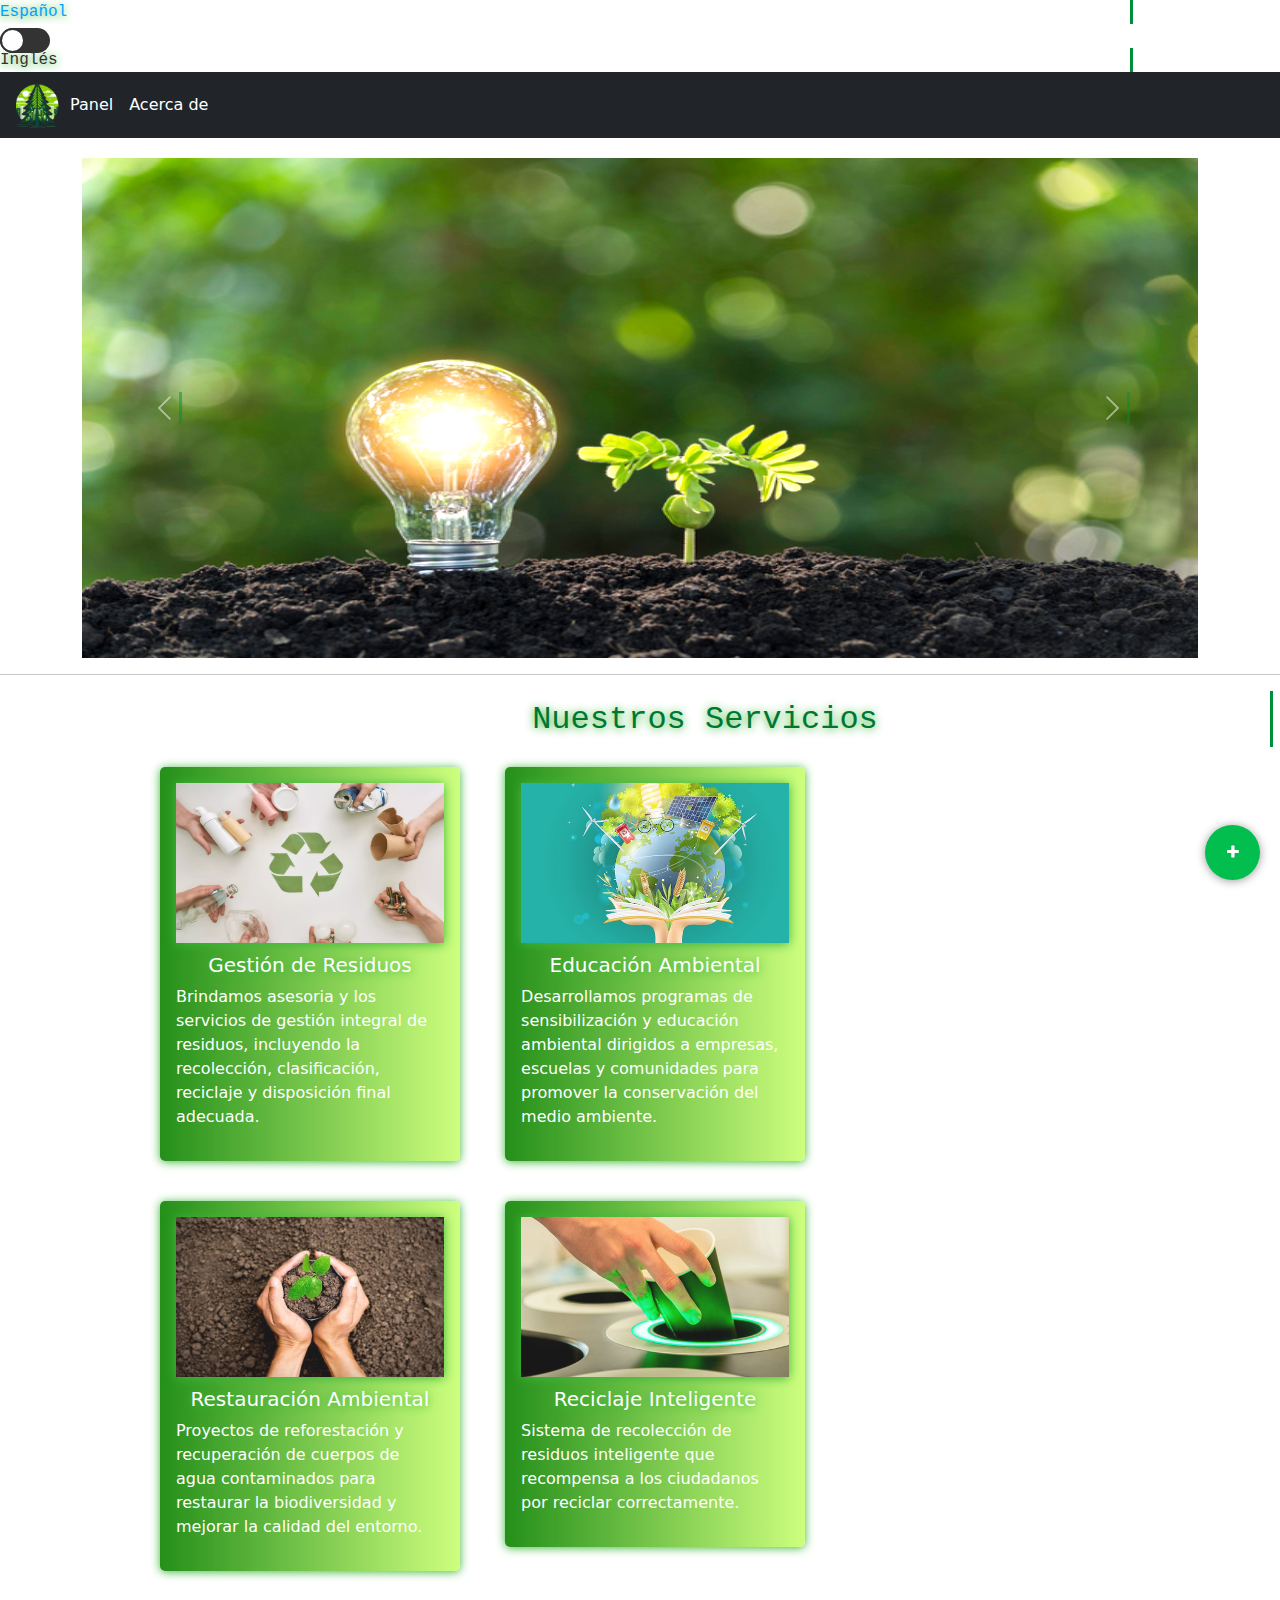
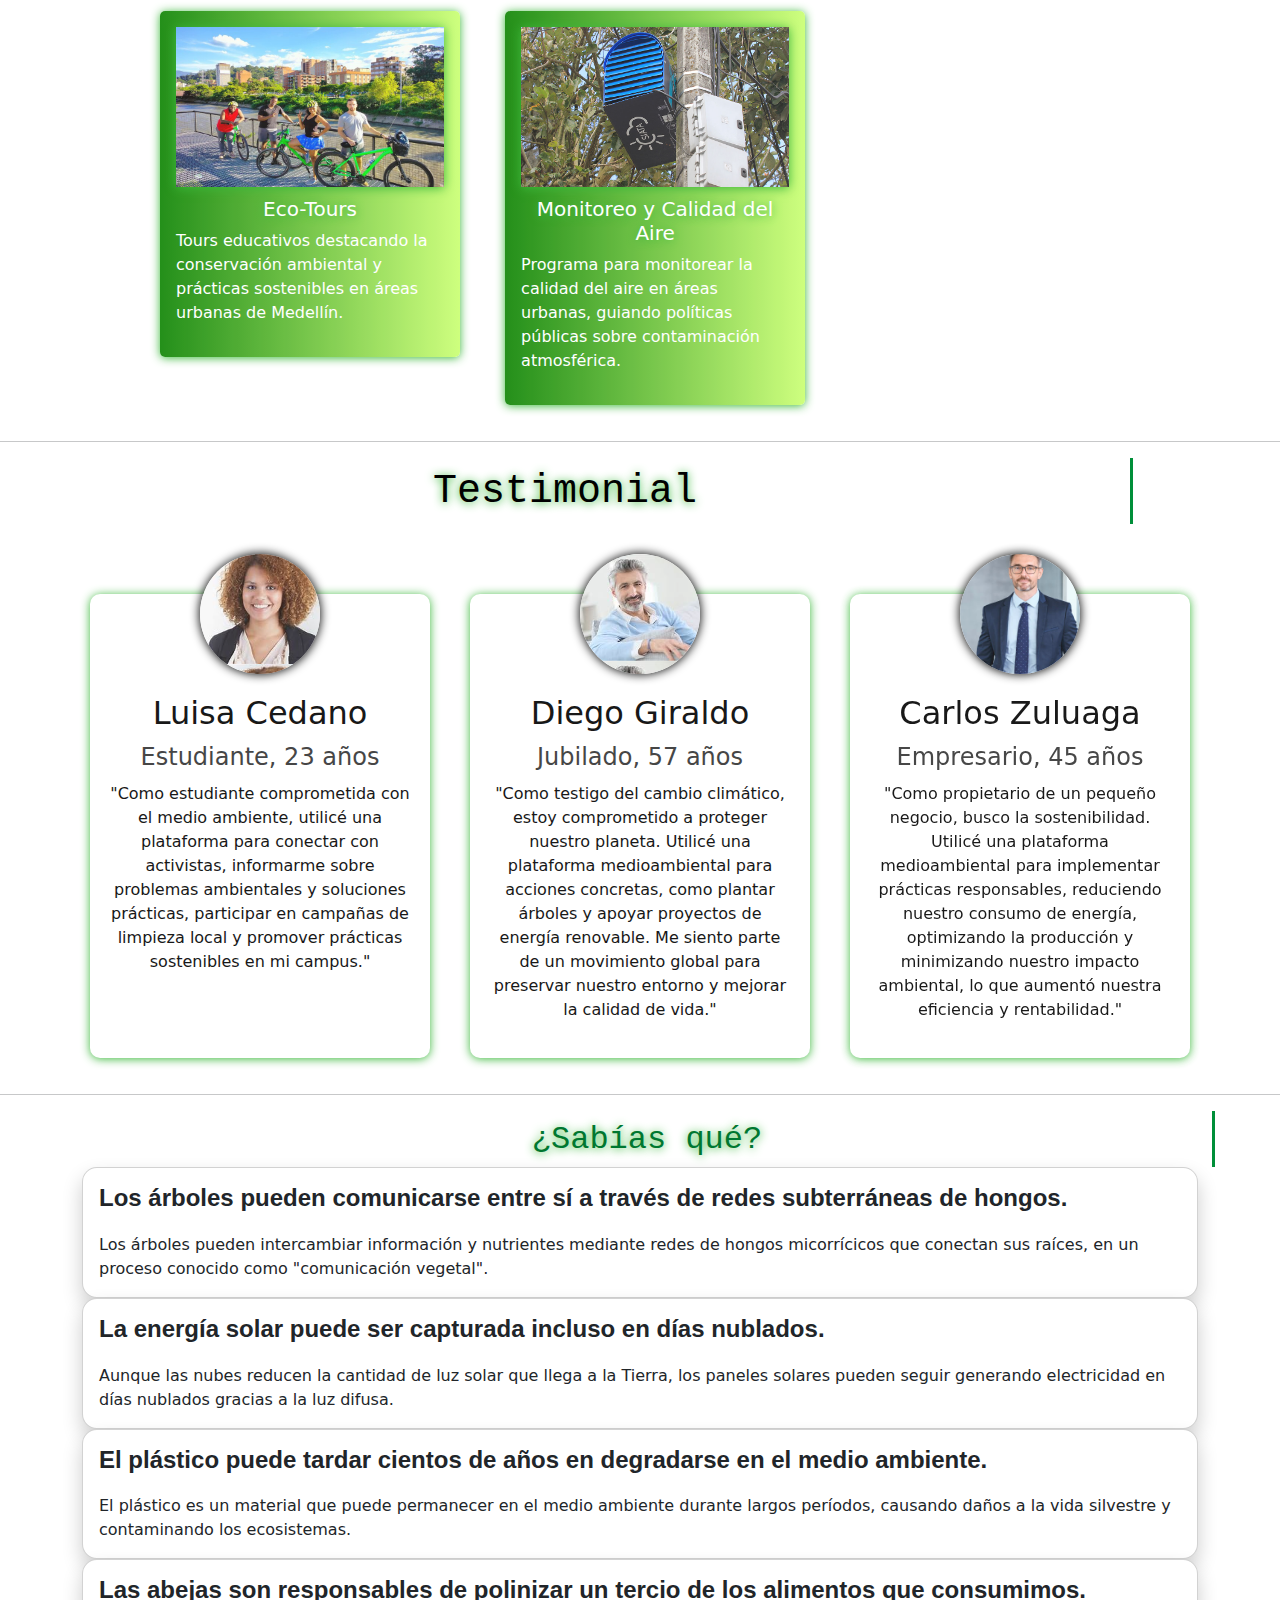
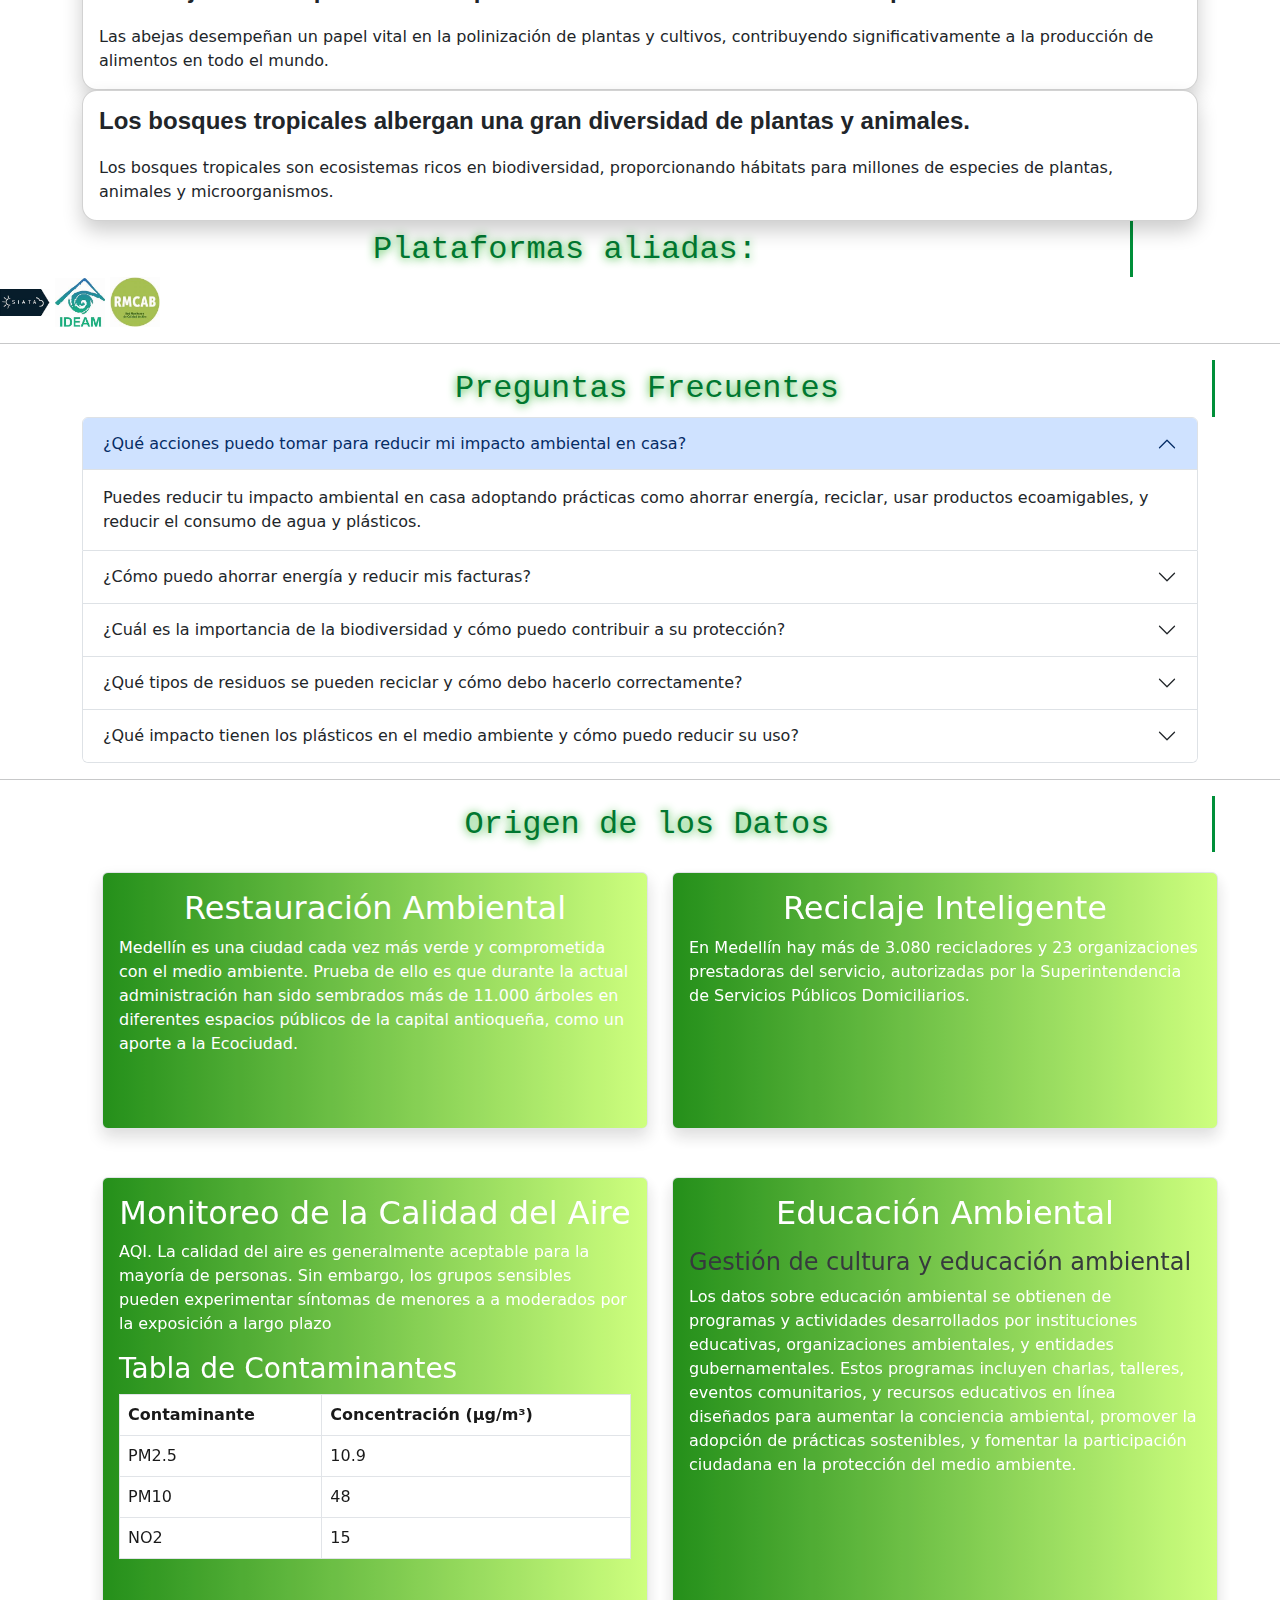
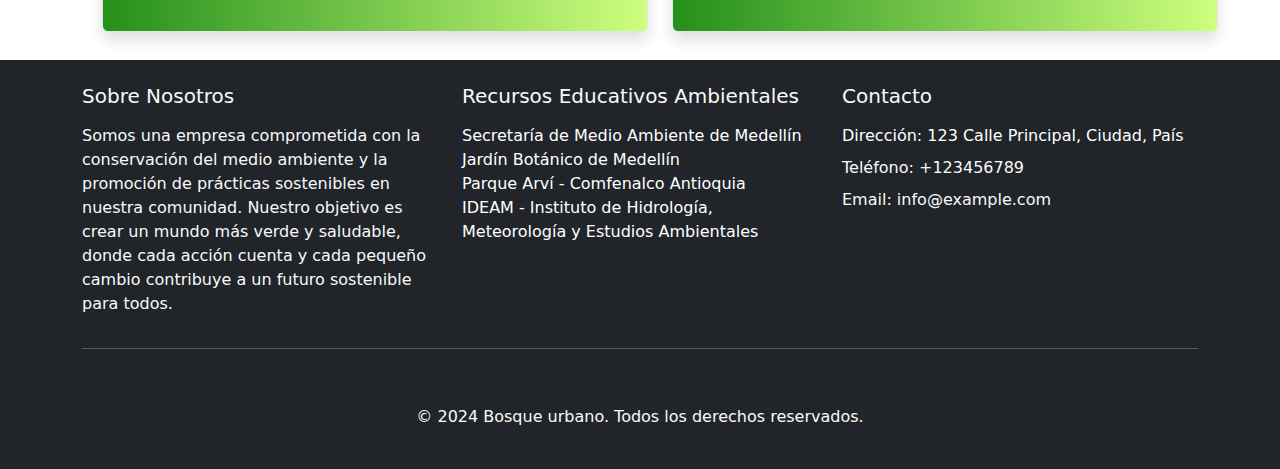
<file: index.html>
<!doctype html>
<html lang="en">
  <head>
    <meta charset="utf-8">
    <meta name="viewport" content="width=device-width, initial-scale=1">
    <link rel="stylesheet" href="style.css">
    <title>Bosque Urbano</title>
    <link href="https://cdn.jsdelivr.net/npm/bootstrap@5.3.3/dist/css/bootstrap.min.css" rel="stylesheet" 
    integrity="sha384-QWTKZyjpPEjISv5WaRU9OFeRpok6YctnYmDr5pNlyT2bRjXh0JMhjY6hW+ALEwIH" crossorigin="anonymous">
    <link rel="stylesheet" href="estilos.css">
    <!-- Links de diseño css Miguel Paz -->
    <link rel="stylesheet" href="fontello.css">
    <link rel="stylesheet" href="style-social-media-icons.css">
    <link rel="stylesheet" href="style-servicios.css">
    <!-- Links de diseño css Miguel Paz -->
    <link rel="stylesheet" href="style-testimonials.css">
    <link rel="shortcut icon" href="imagenes/Edicion final.png" type="image/x-icon">

    <link href="https://cdn.jsdelivr.net/npm/bootstrap@5.3.0/dist/css/bootstrap.min.css" rel="stylesheet" integrity="sha384-9ndCyUaIbzAi2FUVXJi0CjmCapSmO7SnpJef0486qhLnuZ2cdeRhO02iuK6FUUVM" crossorigin="anonymous">

<link rel="stylesheet" href="https://cdn.jsdelivr.net/npm/bootstrap-icons@1.10.2/font/bootstrap-icons.css" integrity="sha384-b6lVK+yci+bfDmaY1u0zE8YYJt0TZxLEAFyYSLHId4xoVvsrQu3INevFKo+Xir8e" crossorigin="anonymous">
    <link rel="stylesheet" href="style-testimonials.css">
  </head>
  <body>
    <!--Cambiar de Idioma Alexander-->
    <span class="es">Español</span>
    <input type="checkbox" class="check">
    <span class="en">Inglés</span>
    <!--Fin Cambiar de Idioma-->
    <nav class="navbar navbar-expand-lg navbar-dark bg-dark">
      <div class="container-fluid">
        <img src="imagenes/Edicion final.png" alt="logo2">
        <button class="navbar-toggler" type="button" data-bs-toggle="collapse" data-bs-target="#navbarNavAltMarkup" aria-controls="navbarNavAltMarkup" aria-expanded="false" aria-label="Toggle navigation">
          <span class="navbar-toggler-icon"></span>
        </button>
        <div class="navbar-collapse" id="navbarNavAltMarkup">
          <div class="navbar-nav">
            <a class="nav-link" href="#">Panel</a>
            <a class="nav-link" href="presentacion.html">Acerca de</a>
          </div>
        </div>
      </div>
    </nav>
   <!-- Home Section -->
   <section class="home">
    <div class="container">
        <!-- Banner o Carrusel de Imágenes -->
        <div class="banner">
            <div id="carouselExampleAutoplaying" class="carousel slide" data-bs-ride="carousel">
                <div class="carousel-inner">
                  <div class="carousel-item active">
                    <img src="imagenes/primera.jpg"class="d-block w-100" alt="imagen1">
                  </div>
                  <div class="carousel-item">
                    <img src="imagenes/pajaro.jpg" class="d-block w-100" alt="imagen2">
                  </div>
                  <div class="carousel-item">
                    <img src="imagenes/siembra.avif" class="d-block w-100" alt="imagen3">
                  </div>
                  <div class="carousel-item">
                    <img src="imagenes/bici.jpg" class="d-block w-100" alt="imagen4">
                  </div>
                  <div class="carousel-item">
                    <img src="imagenes/imagencuatroj.jpg" class="d-block w-100" alt="imagen5">
                  </div>
                  <div class="carousel-item">
                    <img src="imagenes/reciclaje.jpg" class="d-block w-100" alt="imagen6">
                  </div>
                  <div class="carousel-item">
                    <img src="imagenes/imagentresj.jpg" class="d-block w-100" alt="imagen7">
                  </div>
                  <div class="carousel-item">
                    <img src="imagenes/medellin1.jpg" class="d-block w-100" alt="imagen8">
                  </div>
                  <div class="carousel-item">
                    <img src="imagenes/imagennuevej.jpg" class="d-block w-100" alt="imagen9">
                  </div>
                  <div class="carousel-item">
                    <img src="imagenes/imagendiesj.jpeg" class="d-block w-100" alt="imagen10">
                  </div>
                </div>
                <button class="carousel-control-prev" type="button" data-bs-target="#carouselExampleAutoplaying" data-bs-slide="prev">
                  <span class="carousel-control-prev-icon" aria-hidden="true"></span>
                  <span class="visually-hidden">Previous</span>
                </button>
                <button class="carousel-control-next" type="button" data-bs-target="#carouselExampleAutoplaying" data-bs-slide="next">
                  <span class="carousel-control-next-icon" aria-hidden="true"></span>
                  <span class="visually-hidden">Next</span>
                </button>
              </div>
        </div>
    </div>
</section>
<hr>
    <!-- Services Section - Miguel Paz -->
    <section class="container-servicios">
      <div class="container">
        <span class="span-titulos">
          <h2 id="titleService">Nuestros Servicios</h2>
        </span>
        <section id="servicios">
          <div class="servicio">
            <img src="./imagenes/Gestion de residuos.webp" id="imgService" alt="GestionResiduos">
            <h5 id="titleServices">Gestión de Residuos</h5>
            <p>Brindamos asesoria y los servicios de gestión integral de residuos, incluyendo la recolección, clasificación, reciclaje y disposición final adecuada.</p>
          </div>
          <div class="servicio">
            <img src="./imagenes/Educacion Ambiental.png" id="imgService" alt="EducAmbiental">
            <h5 id="titleServices">Educación Ambiental</h5>
            <p>Desarrollamos programas de sensibilización y educación ambiental dirigidos a empresas, escuelas y comunidades para promover la conservación del medio ambiente.</p>
          </div>
          <div class="servicio">
            <img src="./imagenes/Restauracion Ambiental.jpg" id="imgService" alt="RestauracionAmbiental">
            <h5 id="titleServices">Restauración Ambiental</h5>
            <p>Proyectos de reforestación y recuperación de cuerpos de agua contaminados para restaurar la biodiversidad y mejorar la calidad del entorno.</p>
          </div>
          <div class="servicio">
            <img src="./imagenes/Reciclaje Inteligente.webp" id="imgService" alt="ReciclajeInteligente">
            <h5 id="titleServices">Reciclaje Inteligente</h5>
            <p>Sistema de recolección de residuos inteligente que recompensa a los ciudadanos por reciclar correctamente.</p>
          </div>
          <div class="servicio">
            <img src="./imagenes/Eco-Tours.jpg" id="imgService" alt="EcoTours">
            <h5 id="titleServices">Eco-Tours</h5>
            <p>Tours educativos destacando la conservación ambiental y prácticas sostenibles en áreas urbanas de Medellín.</p>
          </div>
          <div class="servicio">
            <img src="./imagenes/Calidad del Aire.jpg" id="imgService" alt="CalidadAire">
            <h5 id="titleServices">Monitoreo y Calidad del Aire</h5>
            <p>Programa para monitorear la calidad del aire en áreas urbanas, guiando políticas públicas sobre contaminación atmosférica.</p>
          </div>
        </section>
    </div>
    </section>
    <!-- End Services Section - Miguel Paz -->
<hr>
    <!-- Testimonials Section -->
    <div class="capa-green"></div>
    <span class="span-titulos">
      <h2 class="h1" id="titleServices">Testimonial</h2>
    </span>
        <div class="container-testimonials">
            <div class="testimonial">
                <div class="photo-perfil1"></div>
                <h2>Luisa Cedano</h2>
                <h4>Estudiante, 23 años</h4>
                <p>"Como estudiante comprometida con el medio ambiente, utilicé una plataforma para conectar con activistas, informarme sobre problemas ambientales y soluciones prácticas, participar en campañas de limpieza local y promover prácticas sostenibles en mi campus."</p>
            </div>
            
            <div class="testimonial">
                <div class="photo-perfil2"></div>
                <h2>Diego Giraldo</h2>
                <h4>Jubilado, 57 años</h4>
                <p>"Como testigo del cambio climático, estoy comprometido a proteger nuestro planeta. Utilicé una plataforma medioambiental para acciones concretas, como plantar árboles y apoyar proyectos de energía renovable. Me siento parte de un movimiento global para preservar nuestro entorno y mejorar la calidad de vida."</p>
            </div>
            
            <div class="testimonial">
                <div class="photo-perfil3"></div>
                <h2>Carlos Zuluaga</h2>
                <h4>Empresario, 45 años</h4>
                <p>"Como propietario de un pequeño negocio, busco la sostenibilidad. Utilicé una plataforma medioambiental para implementar prácticas responsables, reduciendo nuestro consumo de energía, optimizando la producción y minimizando nuestro impacto ambiental, lo que aumentó nuestra eficiencia y rentabilidad."</p>
            </div>
        </div>
<hr>
<!--seccion Sabias que? -->
<section class="saber">
  <div class="container">
    <span class="span-titulos">
      <h2 id="titleServices">¿Sabías qué?</h2>
    </span>
    <div class="card">
      <div class="card-body">
        <h5 class="card-title">Los árboles pueden comunicarse entre sí a través de redes subterráneas de hongos.</h5>
        <p class="card-text">Los árboles pueden intercambiar información y nutrientes mediante redes de hongos micorrícicos que conectan sus raíces, en un proceso conocido como "comunicación vegetal".</p>
      </div>
    </div>
    <div class="card">
      <div class="card-body">
        <h5 class="card-title">La energía solar puede ser capturada incluso en días nublados.</h5>
        <p class="card-text">Aunque las nubes reducen la cantidad de luz solar que llega a la Tierra, los paneles solares pueden seguir generando electricidad en días nublados gracias a la luz difusa.</p>
      </div>
    </div>
    <div class="card">
      <div class="card-body">
        <h5 class="card-title">El plástico puede tardar cientos de años en degradarse en el medio ambiente.</h5>
        <p class="card-text">El plástico es un material que puede permanecer en el medio ambiente durante largos períodos, causando daños a la vida silvestre y contaminando los ecosistemas.</p>
      </div>
    </div>
    <div class="card">
      <div class="card-body">
        <h5 class="card-title">Las abejas son responsables de polinizar un tercio de los alimentos que consumimos.</h5>
        <p class="card-text">Las abejas desempeñan un papel vital en la polinización de plantas y cultivos, contribuyendo significativamente a la producción de alimentos en todo el mundo.</p>
      </div>
    </div>
    <div class="card">
      <div class="card-body">
        <h5 class="card-title">Los bosques tropicales albergan una gran diversidad de plantas y animales.</h5>
        <p class="card-text">Los bosques tropicales son ecosistemas ricos en biodiversidad, proporcionando hábitats para millones de especies de plantas, animales y microorganismos.</p>
      </div>
    </div>
  </div>
</section>

<!-- Paginas Aliadas -->
<div class="section-paginas">
  <span class="span-titulos">
    <h2 id="titleServices">Plataformas aliadas:</h2>
  </span>
  <div class="image-links">
    <a href="https://siata.gov.co/siata_nuevo/" target="_blank"><img src="imagenes/siata.jpg" alt="Siata"></a>
    <a href="http://www.ideam.gov.co/" target="_blank"><img src="imagenes/ideam.jpg" alt="Ideam"></a>
    <a href="https://oab.ambientebogota.gov.co/red-de-monitoreo-de-calidad-del-aire/" target="_blank"><img src="imagenes/rmcab.jpg" alt="Rmcab"></a>
  </div>
</div>
<!-- Paginas Aliadas - Fin -->

<hr>
<!-- FAQ Section -->
<section class="faq">
  <div class="container">
    <span class="span-titulos">
      <h2 id="titleServices">Preguntas Frecuentes</h2>
    </span>
    <div class="accordion" id="faqAccordion">
      <div class="accordion-item">
        <h3 class="accordion-header" id="question1">
          <button class="accordion-button" type="button" data-bs-toggle="collapse" data-bs-target="#answer1" aria-expanded="true" aria-controls="answer1">
            ¿Qué acciones puedo tomar para reducir mi impacto ambiental en casa?
          </button>
        </h3>
        <div id="answer1" class="accordion-collapse collapse show" aria-labelledby="question1" data-bs-parent="#faqAccordion">
          <div class="accordion-body">
            Puedes reducir tu impacto ambiental en casa adoptando prácticas como ahorrar energía, reciclar, usar productos ecoamigables, y reducir el consumo de agua y plásticos.
          </div>
        </div>
      </div>
      <div class="accordion-item">
        <h3 class="accordion-header" id="question2">
          <button class="accordion-button collapsed" type="button" data-bs-toggle="collapse" data-bs-target="#answer2" aria-expanded="false" aria-controls="answer2">
            ¿Cómo puedo ahorrar energía y reducir mis facturas?
          </button>
        </h3>
        <div id="answer2" class="accordion-collapse collapse" aria-labelledby="question2" data-bs-parent="#faqAccordion">
          <div class="accordion-body">
            Puedes ahorrar energía en casa utilizando electrodomésticos eficientes, apagando luces y dispositivos cuando no estén en uso, y mejorando el aislamiento de tu hogar.
          </div>
        </div>
      </div>
      <div class="accordion-item">
        <h3 class="accordion-header" id="question3">
          <button class="accordion-button collapsed" type="button" data-bs-toggle="collapse" data-bs-target="#answer3" aria-expanded="false" aria-controls="answer3">
            ¿Cuál es la importancia de la biodiversidad y cómo puedo contribuir a su protección?
          </button>
        </h3>
        <div id="answer3" class="accordion-collapse collapse" aria-labelledby="question3" data-bs-parent="#faqAccordion">
          <div class="accordion-body">
            La biodiversidad es crucial para mantener los ecosistemas saludables y proporcionar servicios ambientales. Puedes contribuir protegiendo hábitats naturales y apoyando iniciativas de conservación.
          </div>
        </div>
      </div>
      <div class="accordion-item">
        <h3 class="accordion-header" id="question4">
          <button class="accordion-button collapsed" type="button" data-bs-toggle="collapse" data-bs-target="#answer4" aria-expanded="false" aria-controls="answer4">
            ¿Qué tipos de residuos se pueden reciclar y cómo debo hacerlo correctamente?
          </button>
        </h3>
        <div id="answer4" class="accordion-collapse collapse" aria-labelledby="question4" data-bs-parent="#faqAccordion">
          <div class="accordion-body">
            Se pueden reciclar materiales como papel, cartón, plástico, vidrio y metal. Debes separar los materiales adecuadamente y seguir las normas de reciclaje de tu comunidad.
          </div>
        </div>
      </div>
      <div class="accordion-item">
        <h3 class="accordion-header" id="question5">
          <button class="accordion-button collapsed" type="button" data-bs-toggle="collapse" data-bs-target="#answer5" aria-expanded="false" aria-controls="answer5">
            ¿Qué impacto tienen los plásticos en el medio ambiente y cómo puedo reducir su uso?
          </button>
        </h3>
        <div id="answer5" class="accordion-collapse collapse" aria-labelledby="question5" data-bs-parent="#faqAccordion">
          <div class="accordion-body">
            Los plásticos tienen un impacto negativo en los océanos, la vida marina y la salud humana. Puedes reducir su uso utilizando alternativas reutilizables y reciclando correctamente.
          </div>
        </div>
      </div>
    </div>
  </div>
</section>

<hr>
<!-- origen de los datos andrey -->
<div class="container">
  <div class="origendatos">
    <span class="span-titulos">
      <h2 id="titleServices" class="text-center">Origen de los Datos</h2>
    </span>
    <div class="row">
      <div class="col-md-6 mb-5">
        <div class="servicio border rounded p-3 shadow h-100 w-100">
          <h2>Restauración Ambiental</h2>
          <p> Medellín es una ciudad cada vez más verde y comprometida con el medio ambiente. Prueba de ello es que durante la actual administración han sido sembrados más de 11.000 árboles en diferentes espacios públicos de la capital antioqueña, como un aporte a la Ecociudad.
          </p>
        </div>
      </div>
      <div class="col-md-6 mb-5">
        <div class="servicio border rounded p-3 shadow h-100 w-100">
          <h2>Reciclaje Inteligente</h2>
          <p>
            En Medellín hay más de 3.080 recicladores y 23 organizaciones prestadoras del servicio, autorizadas por la Superintendencia de Servicios Públicos Domiciliarios.</p>
        </div>
      </div>
    </div>
    <div class="row">
      <div class="col-md-6 mb-5">
        <div class="servicio border rounded p-3 shadow h-100 w-100">
          <h2>Monitoreo de la Calidad del Aire</h2>
          <p> AQI. La calidad del aire es generalmente aceptable para la mayoría de personas. Sin embargo, los grupos sensibles pueden experimentar síntomas de menores a a moderados por la exposición a largo plazo <br>
            <h3>Tabla de Contaminantes</h3>
            <table class="table table-bordered">
              <thead>
                <tr>
                  <th>Contaminante</th>
                  <th>Concentración (µg/m³)</th>
                </tr>
              </thead>
              <tbody>
                <tr>
                  <td>PM2.5</td>
                  <td>10.9</td>
                </tr>
                <tr>
                  <td>PM10</td>
                  <td>48</td>
                </tr>
                <tr>
                  <td>NO2</td>
                  <td>15</td>
                </tr>
              </tbody>
            </table>
           </p>
        </div>
      </div>
      <div class="col-md-6 mb-5">
        <div class="servicio border rounded p-3 shadow h-100 w-100">
          <h2>Educación Ambiental</h2>
          <p>
           <h4> <a href="https://www.metropol.gov.co/planeacion/Paginas/educacion-y-cultura/educacion-ambiental.aspx" target="_blank" class="text-dark" style="text-decoration: none;">Gestión de cultura y educación ambiental</a><br> </h4>

            Los datos sobre educación ambiental se obtienen de programas y actividades desarrollados por instituciones educativas, organizaciones ambientales, y entidades gubernamentales. Estos programas incluyen charlas, talleres, eventos comunitarios, y recursos educativos en línea diseñados para aumentar la conciencia ambiental, promover la adopción de prácticas sostenibles, y fomentar la participación ciudadana en la protección del medio ambiente.</p>
        </div>
      </div>
    </div>
  </div>
</div>    

    <!-- Botones de redes - Miguel Paz -->
    <div class="container-icons">
      <input type="checkbox" id="btn-mas">
      <div class="redes">
        <a href="https://www.facebook.com/profile.php?id=61559610172389" target="_blank" class="icon-facebook"></a>
        <a href="https://www.youtube.com/channel/UC1MaFixZzG2O9J25VL4rnPw" target="_blank" class="icon-youtube-play"></a>
        <a href="#" class="icon-twitter"></a>
        <a href="https://www.instagram.com/bosqueurbano4/" target="_blank" class="icon-instagram"></a>
        <a href="#" class="icon-whatsapp"></a>
      </div>
      <div class="btn-mas">
        <label for="btn-mas" class="icon-plus"></label>
      </div>
    </div>
    <!-- Aqui terminan los botones de redes - Miguel Paz -->

    <!-- Footer -->
  <!-- Footer  andrey -->
  <footer class="footer bg-dark text-light py-4">
    <div class="container">
      <div class="row">
        <div class="col-md-4">
          <h5 class="mb-3">Sobre Nosotros</h5>
          <p class="mb-3">Somos una empresa comprometida con la conservación del medio ambiente y la promoción de prácticas sostenibles en nuestra comunidad. Nuestro objetivo es crear un mundo más verde y saludable, donde cada acción cuenta y cada pequeño cambio contribuye a un futuro sostenible para todos.</p>


        </div>
        
        <div class="col-md-4">
          <h5 class="mb-3">Recursos Educativos Ambientales</h5>
          <ul class="list-unstyled mb-0">
            <li><a href="https://www.medellin.gov.co/medio-ambiente" target="_blank" class="text-white">Secretaría de Medio Ambiente de Medellín</a></li>
            <li><a href="https://www.botanicomedellin.org/" target="_blank" class="text-white">Jardín Botánico de Medellín</a></li>
            <li><a href="https://www.parquearvi.org/" target="_blank" class="text-white">Parque Arví - Comfenalco Antioquia</a></li>
            <li><a href="https://www.ideam.gov.co/" target="_blank" class="text-white">IDEAM - Instituto de Hidrología, Meteorología y Estudios Ambientales</a></li>
          </ul>
          
          
        </div>
        

        <div class="col-md-4">
          <h5 class="mb-3">Contacto</h5>
          <p class="mb-2 text-white">Dirección: <a href="https://www.google.com/maps/search/?api=1&query=123+Calle+Principal,Ciudad,País" target="_blank" class="text-white text-decoration-none">123 Calle Principal, Ciudad, País</a></p>
          <p class="mb-2">Teléfono: +123456789</p>
          <p class="mb-2">Email: info@example.com</p>
          <div class="social-icons mt-3">
            <a href="https://www.facebook.com/profile.php?id=61559610172389" target="_blank" class="text-light"><i class="bi bi-facebook"></i></a>
            <a href="#" class="text-light"><i class="bi bi-twitter"></i></a>
            <a href="https://www.instagram.com/bosqueurbano4/" target="_blank" class="text-light"><i class="bi bi-instagram"></i></a>
          </div>
        </div>
        
      </div>
      <hr>
      <div class="row justify-content-center">
        <div class="col-md-4">
          <div class="social-icons mt-3 text-center">
            <a href="#" class="text-light"><i class="fab fa-facebook-f fa-lg me-3"></i></a>
            <a href="#" class="text-light"><i class="fab fa-twitter fa-lg me-3"></i></a>
            <a href="#" class="text-light"><i class="fab fa-instagram fa-lg me-3"></i></a>
          </div>
        </div>
      </div>
      <p class="text-light text-center">© 2024 Bosque urbano. Todos los derechos reservados.</p>

    </div>
  </footer>

  <script src="https://cdn.jsdelivr.net/npm/bootstrap@5.3.0/dist/js/bootstrap.bundle.min.js" integrity="sha384-geWF76RCwLtnZ8qwWowPQNguL3RmwHVBC9FhGdlKrxdiJJigb/j/68SIy3Te4Bkz" crossorigin="anonymous"></script>

    <script src="https://cdn.jsdelivr.net/npm/bootstrap@5.3.3/dist/js/bootstrap.bundle.min.js" integrity="sha384-YvpcrYf0tY3lHB60NNkmXc5s9fDVZLESaAA55NDzOxhy9GkcIdslK1eN7N6jIeHz" crossorigin="anonymous"></script>
    <script src="script.js"></script>
</body>
</html>
</file>
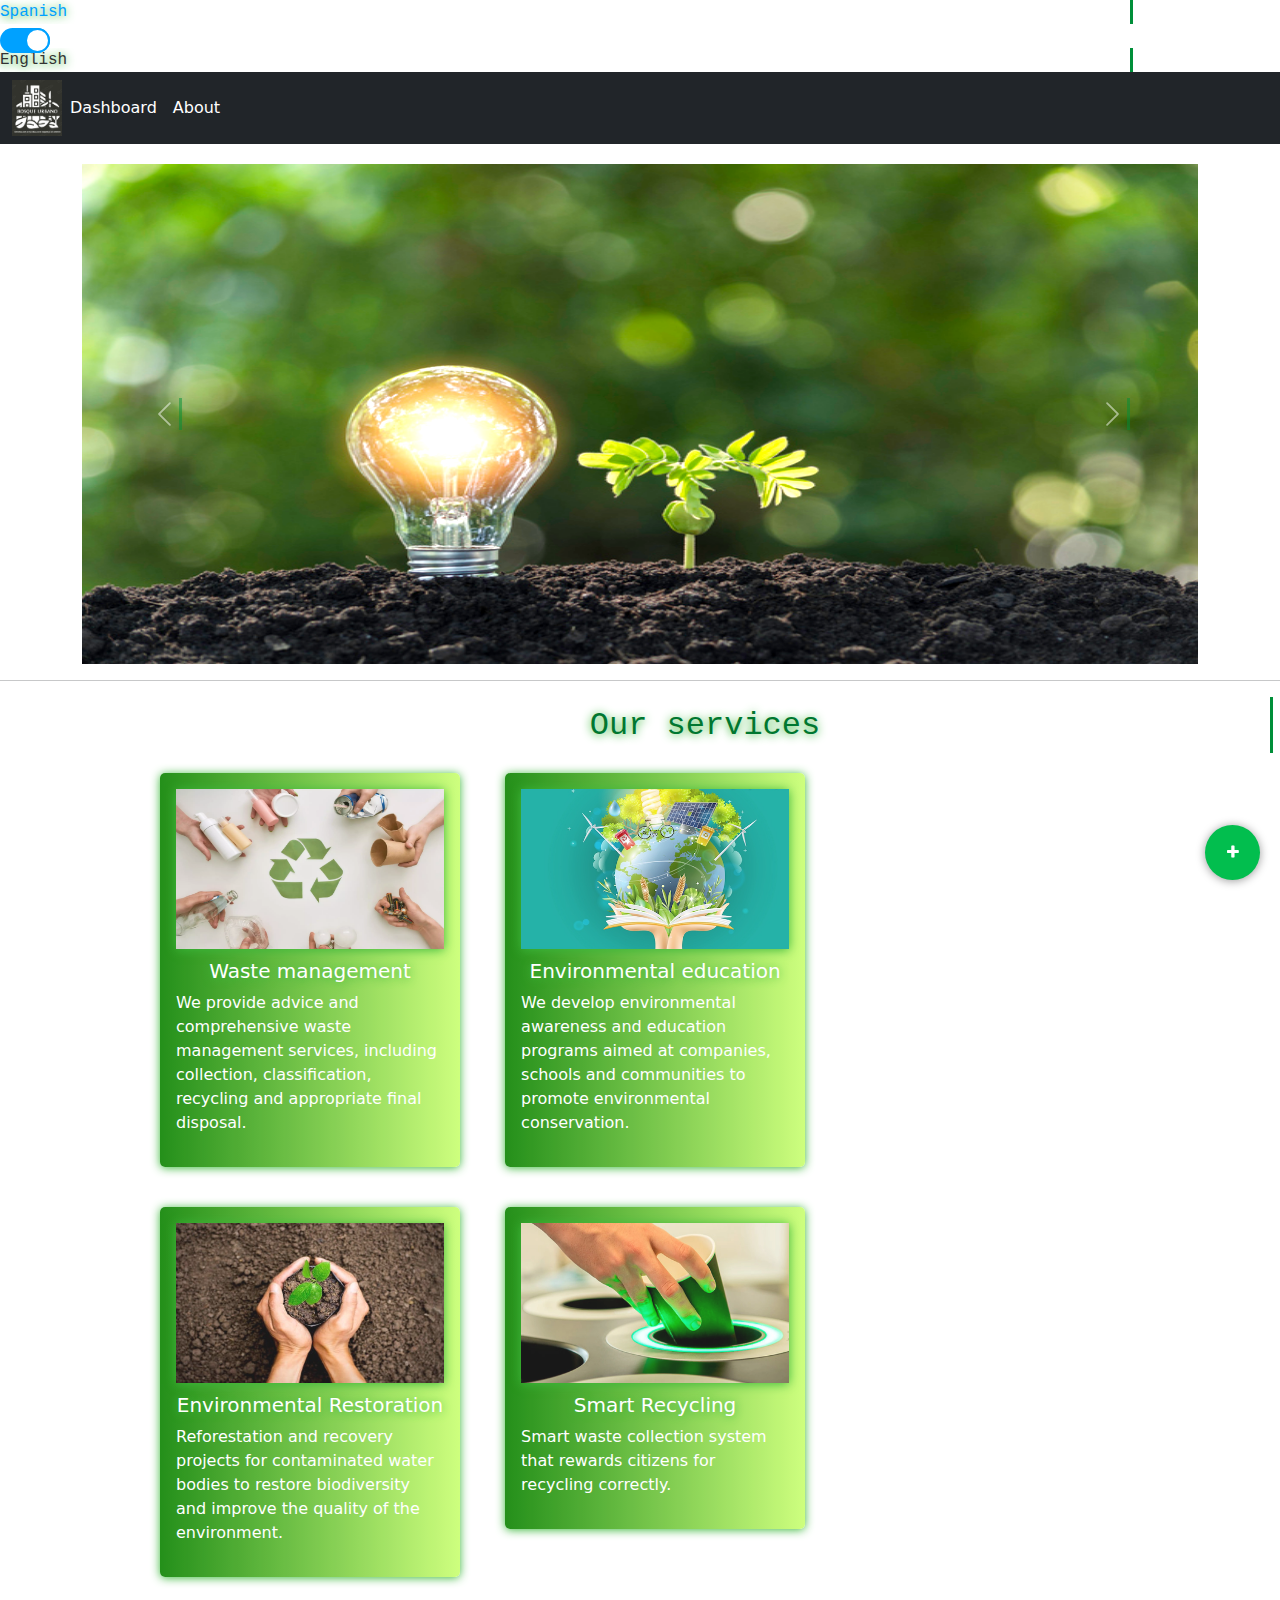
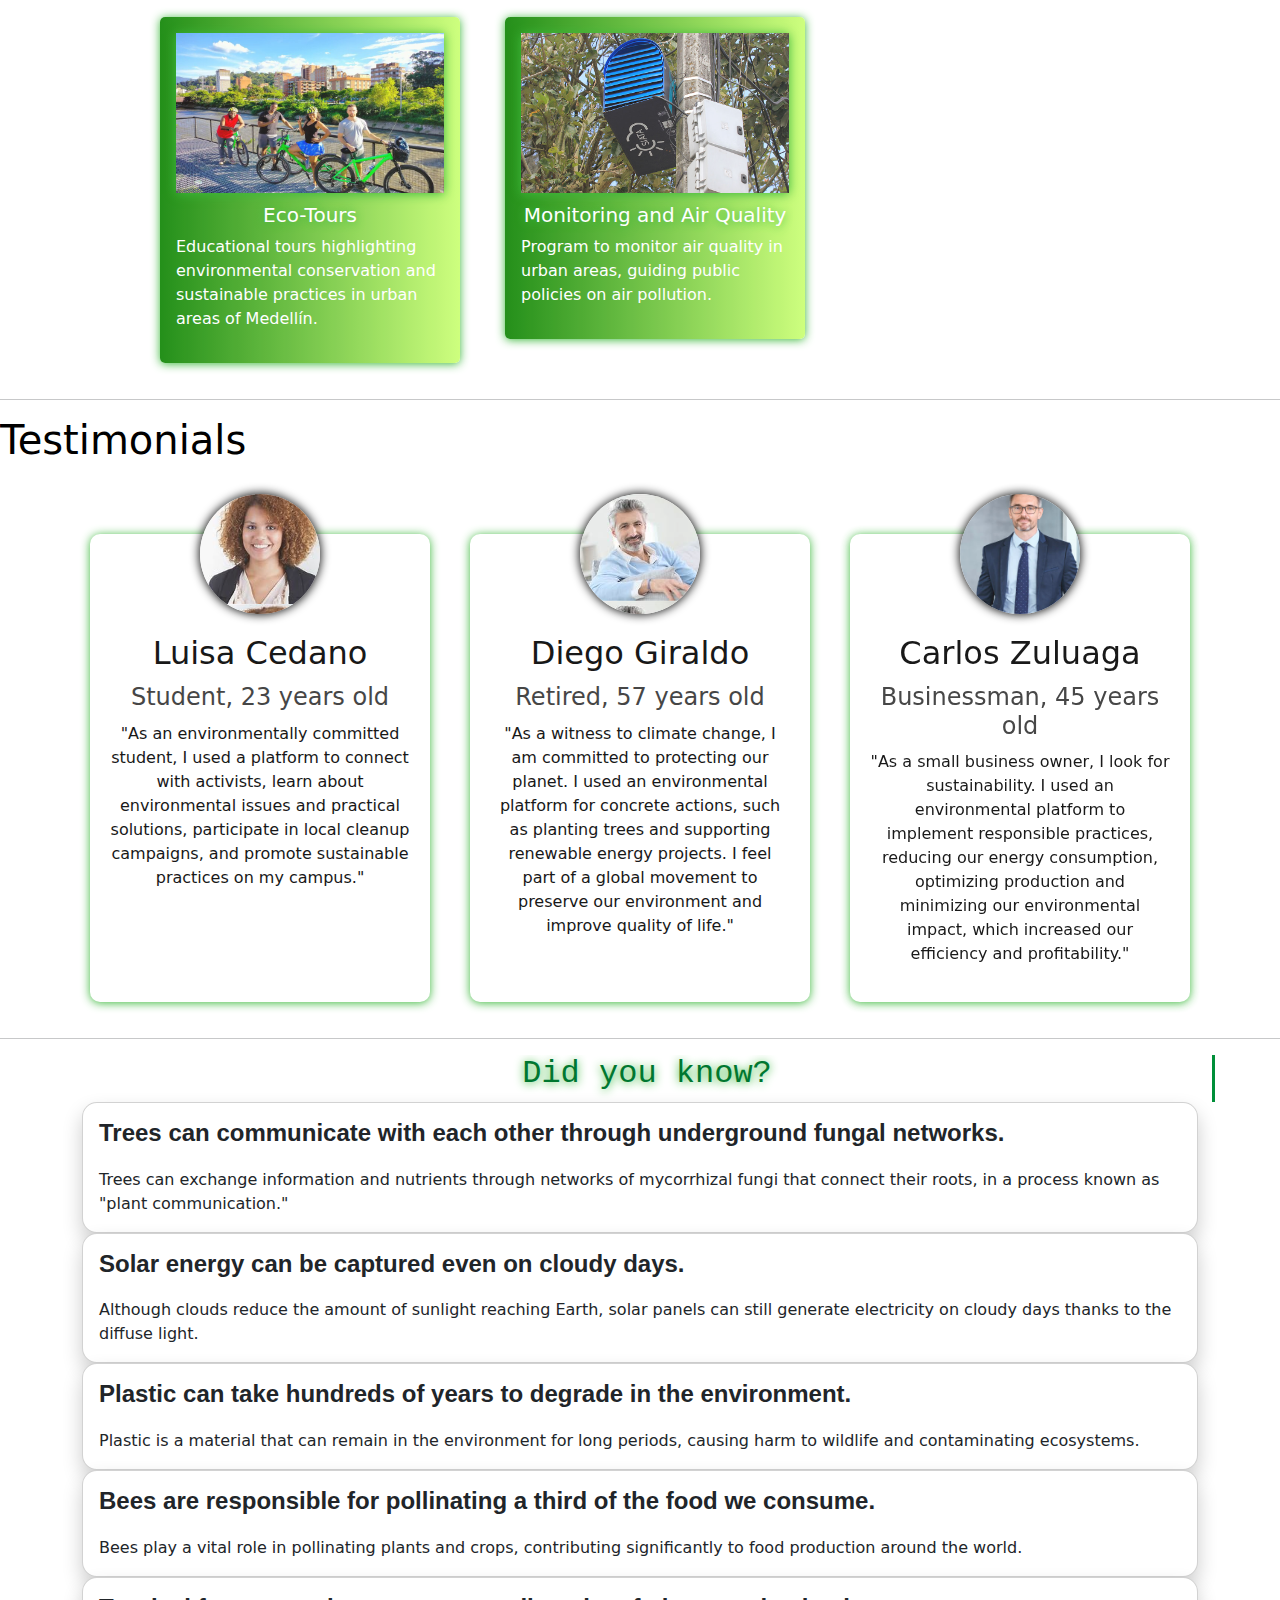
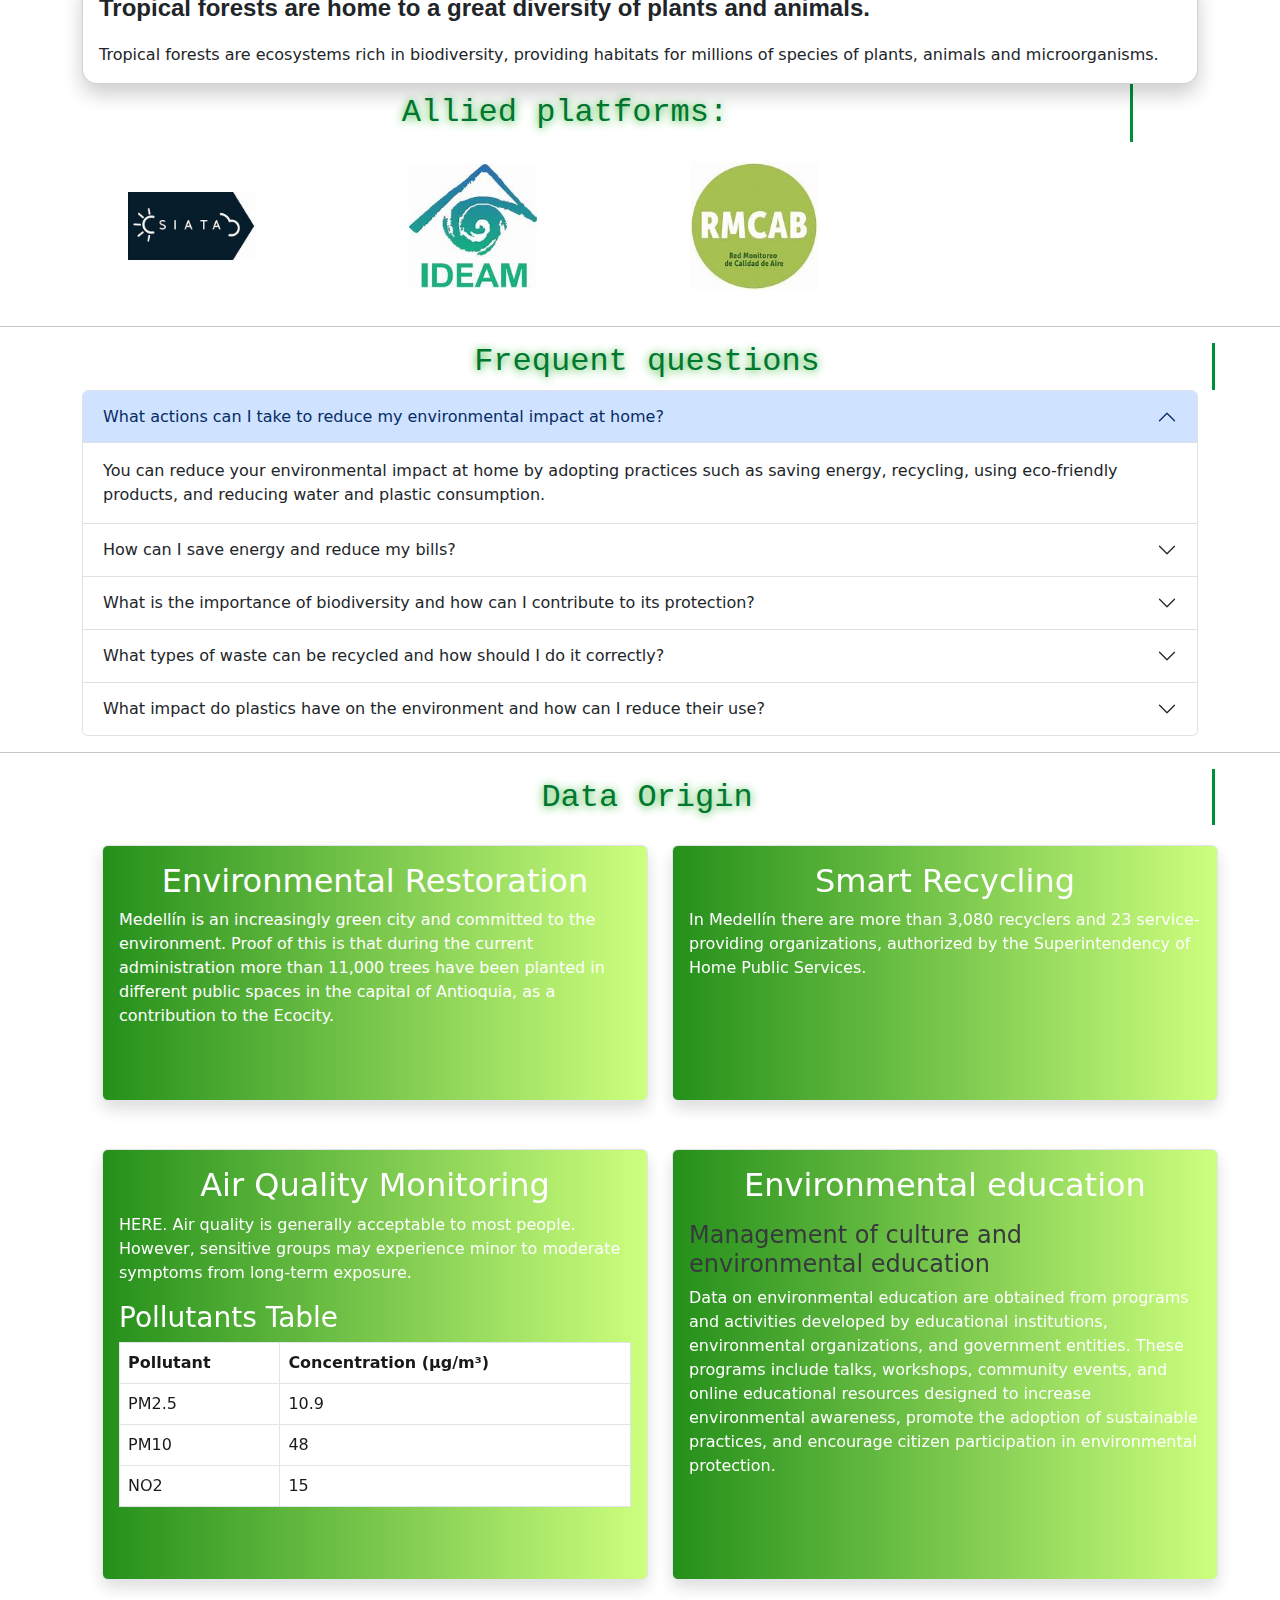
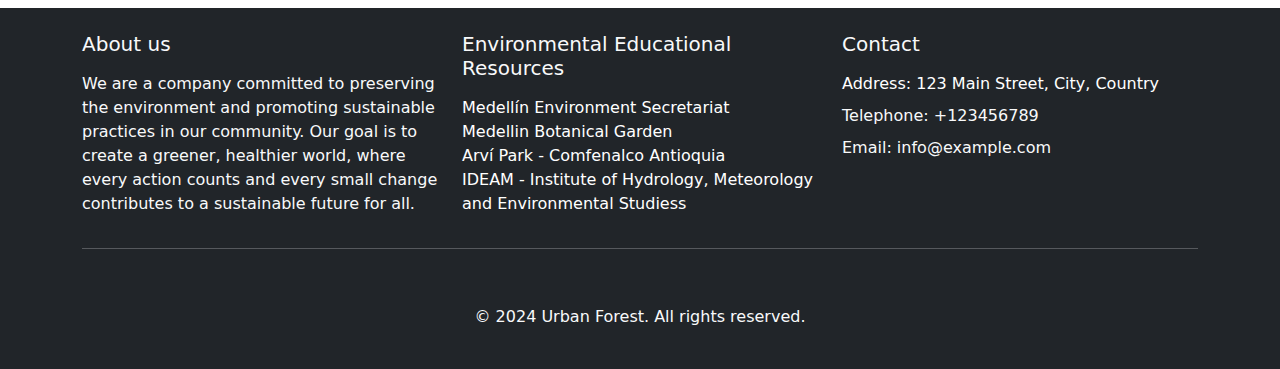
<file: index-en.html>
<!doctype html>
<html lang="en">
  <head>
    <meta charset="utf-8">
    <meta name="viewport" content="width=device-width, initial-scale=1">
    <link rel="stylesheet" href="style.css">
    <title>Air quality in Medellin</title>
    <link href="https://cdn.jsdelivr.net/npm/bootstrap@5.3.3/dist/css/bootstrap.min.css" rel="stylesheet" 
    integrity="sha384-QWTKZyjpPEjISv5WaRU9OFeRpok6YctnYmDr5pNlyT2bRjXh0JMhjY6hW+ALEwIH" crossorigin="anonymous">
    <link rel="stylesheet" href="estilos.css">
    <!-- Links de diseño css Miguel Paz -->
    <link rel="stylesheet" href="fontello.css">
    <link rel="stylesheet" href="style-social-media-icons.css">
    <link rel="stylesheet" href="style-servicios.css">
    <!-- Links de diseño css Miguel Paz -->
    <link rel="stylesheet" href="style-testimonials.css">
    <link rel="shortcut icon" href="imagenes/logo3.jpg" type="image/x-icon">

    <link href="https://cdn.jsdelivr.net/npm/bootstrap@5.3.0/dist/css/bootstrap.min.css" rel="stylesheet" integrity="sha384-9ndCyUaIbzAi2FUVXJi0CjmCapSmO7SnpJef0486qhLnuZ2cdeRhO02iuK6FUUVM" crossorigin="anonymous">

<!--bootstrap icon cdn link-->
<link rel="stylesheet" href="https://cdn.jsdelivr.net/npm/bootstrap-icons@1.10.2/font/bootstrap-icons.css" integrity="sha384-b6lVK+yci+bfDmaY1u0zE8YYJt0TZxLEAFyYSLHId4xoVvsrQu3INevFKo+Xir8e" crossorigin="anonymous">
    <link rel="stylesheet" href="style-testimonials.css">
  </head>
  <body>
    <!--Cambiar de Idioma Alexander-->
    <span class="es">Spanish</span>
    <input type="checkbox" class="check" checked>
    <span class="en">English</span>
    <!--Fin Cambiar de Idioma-->
    <nav class="navbar navbar-expand-lg navbar-dark bg-dark">
      <div class="container-fluid">
        <img src="imagenes/logo2.jpg" alt="logo2">
        <button class="navbar-toggler" type="button" data-bs-toggle="collapse" data-bs-target="#navbarNavAltMarkup" aria-controls="navbarNavAltMarkup" aria-expanded="false" aria-label="Toggle navigation">
          <span class="navbar-toggler-icon"></span>
        </button>
        <div class="navbar-collapse" id="navbarNavAltMarkup">
          <div class="navbar-nav">
            <a class="nav-link" href="#">Dashboard</a>
            <a class="nav-link" href="presentacion-en.html">About</a>
          </div>
        </div>
      </div>
    </nav>
    

   <!-- Home Section -->
   <section class="home">
    <div class="container">
        <!-- Banner o Carrusel de Imágenes -->
        <div class="banner">
          <div id="carouselExampleAutoplaying" class="carousel slide" data-bs-ride="carousel">
              <div class="carousel-inner">
                <div class="carousel-item active">
                  <img src="imagenes/primera.jpg"class="d-block w-100" alt="imagen1">
                </div>
                <div class="carousel-item">
                  <img src="imagenes/pajaro.jpg" class="d-block w-100" alt="imagen2">
                </div>
                <div class="carousel-item">
                  <img src="imagenes/siembra.avif" class="d-block w-100" alt="imagen3">
                </div>
                <div class="carousel-item">
                  <img src="imagenes/bici.jpg" class="d-block w-100" alt="imagen4">
                </div>
                <div class="carousel-item">
                  <img src="imagenes/imagencuatroj.jpg" class="d-block w-100" alt="imagen5">
                </div>
                <div class="carousel-item">
                  <img src="imagenes/reciclaje.jpg" class="d-block w-100" alt="imagen6">
                </div>
                <div class="carousel-item">
                  <img src="imagenes/imagentresj.jpg" class="d-block w-100" alt="imagen7">
                </div>
                <div class="carousel-item">
                  <img src="imagenes/medellin1.jpg" class="d-block w-100" alt="imagen8">
                </div>
                <div class="carousel-item">
                  <img src="imagenes/imagennuevej.jpg" class="d-block w-100" alt="imagen9">
                </div>
                <div class="carousel-item">
                  <img src="imagenes/imagendiesj.jpeg" class="d-block w-100" alt="imagen10">
                </div>
              </div>
              <button class="carousel-control-prev" type="button" data-bs-target="#carouselExampleAutoplaying" data-bs-slide="prev">
                <span class="carousel-control-prev-icon" aria-hidden="true"></span>
                <span class="visually-hidden">Previous</span>
              </button>
              <button class="carousel-control-next" type="button" data-bs-target="#carouselExampleAutoplaying" data-bs-slide="next">
                <span class="carousel-control-next-icon" aria-hidden="true"></span>
                <span class="visually-hidden">Next</span>
              </button>
            </div>
      </div>
  </div>
</section>
<hr>
    <!-- Services Section - Miguel Paz -->
    <section class="container-servicios">
      <div class="container">
        <span>
          <h2 id="titleService">Our services</h2>
        </span>
        <section id="servicios">
          <div class="servicio">
            <img src="./imagenes/Gestion de residuos.webp" id="imgService" alt="GestionResiduos">
            <h5 id="titleServices">Waste management</h5>
            <p>We provide advice and comprehensive waste management services, including collection, classification, recycling and appropriate final disposal.</p>
          </div>
          <div class="servicio">
            <img src="./imagenes/Educacion Ambiental.png" id="imgService" alt="EducAmbiental">
            <h5 id="titleServices">Environmental education</h5>
            <p>We develop environmental awareness and education programs aimed at companies, schools and communities to promote environmental conservation.</p>
          </div>
          <div class="servicio">
            <img src="./imagenes/Restauracion Ambiental.jpg" id="imgService" alt="RestauracionAmbiental">
            <h5 id="titleServices">Environmental Restoration</h5>
            <p>Reforestation and recovery projects for contaminated water bodies to restore biodiversity and improve the quality of the environment.</p>
          </div>
          <div class="servicio">
            <img src="./imagenes/Reciclaje Inteligente.webp" id="imgService" alt="ReciclajeInteligente">
            <h5 id="titleServices">Smart Recycling</h5>
            <p>Smart waste collection system that rewards citizens for recycling correctly.</p>
          </div>
          <div class="servicio">
            <img src="./imagenes/Eco-Tours.jpg" id="imgService" alt="EcoTours">
            <h5 id="titleServices">Eco-Tours</h5>
            <p>Educational tours highlighting environmental conservation and sustainable practices in urban areas of Medellín.</p>
          </div>
          <div class="servicio">
            <img src="./imagenes/Calidad del Aire.jpg" id="imgService" alt="CalidadAire">
            <h5 id="titleServices">Monitoring and Air Quality</h5>
            <p>Program to monitor air quality in urban areas, guiding public policies on air pollution.</p>
          </div>
        </section>
    </div>
    </section>
    <!-- End Services Section - Miguel Paz -->
<hr>
    <!-- Testimonials Section -->
    <div class="capa-green"></div>
        <h1 class="h1">Testimonials</h1>
        <div class="container-testimonials">
            <div class="testimonial">
                <div class="photo-perfil1"></div>
                <h2>Luisa Cedano</h2>
                <h4>Student, 23 years old</h4>
                <p>"As an environmentally committed student, I used a platform to connect with activists, learn about environmental issues and practical solutions, participate in local cleanup campaigns, and promote sustainable practices on my campus."</p>
            </div>
            
            <div class="testimonial">
                <div class="photo-perfil2"></div>
                <h2>Diego Giraldo</h2>
                <h4>Retired, 57 years old</h4>
                <p>"As a witness to climate change, I am committed to protecting our planet. I used an environmental platform for concrete actions, such as planting trees and supporting renewable energy projects. I feel part of a global movement to preserve our environment and improve quality of life."</p>
            </div>
            
            <div class="testimonial">
                <div class="photo-perfil3"></div>
                <h2>Carlos Zuluaga</h2>
                <h4>Businessman, 45 years old</h4>
                <p>"As a small business owner, I look for sustainability. I used an environmental platform to implement responsible practices, reducing our energy consumption, optimizing production and minimizing our environmental impact, which increased our efficiency and profitability."</p>
            </div>
        </div>
<hr>
<!-- Did You Know Section -->
<section class="saber">
  <div class="container">
    <span>
      <h2>Did you know?</h2>
    </span>
    <div class="card">
      <div class="card-body">
        <h5 class="card-title">Trees can communicate with each other through underground fungal networks.</h5>
        <p class="card-text">Trees can exchange information and nutrients through networks of mycorrhizal fungi that connect their roots, in a process known as "plant communication."</p>
      </div>
    </div>
    <div class="card">
      <div class="card-body">
        <h5 class="card-title">Solar energy can be captured even on cloudy days.</h5>
        <p class="card-text">Although clouds reduce the amount of sunlight reaching Earth, solar panels can still generate electricity on cloudy days thanks to the diffuse light.</p>
      </div>
    </div>
    <div class="card">
      <div class="card-body">
        <h5 class="card-title">Plastic can take hundreds of years to degrade in the environment.</h5>
        <p class="card-text">Plastic is a material that can remain in the environment for long periods, causing harm to wildlife and contaminating ecosystems.</p>
      </div>
    </div>
    <div class="card">
      <div class="card-body">
        <h5 class="card-title">Bees are responsible for pollinating a third of the food we consume.</h5>
        <p class="card-text">Bees play a vital role in pollinating plants and crops, contributing significantly to food production around the world.</p>
      </div>
    </div>
    <div class="card">
      <div class="card-body">
        <h5 class="card-title">Tropical forests are home to a great diversity of plants and animals.</h5>
        <p class="card-text">Tropical forests are ecosystems rich in biodiversity, providing habitats for millions of species of plants, animals and microorganisms.</p>
      </div>
    </div>
  </div>
  <div class="container1">
    <span>
      <h2 class="preguntas">Allied platforms:</h2>
    </span>
    <a href="https://siata.gov.co/siata_nuevo/" target="_blank"><img src="imagenes/siata.jpg" class="card-img-top" alt="siata"></a>
    <a href="http://www.ideam.gov.co/" target="_blank"><img src="imagenes/ideam.jpg" class="card-img-top" alt="ideam"></a>
    <a href="https://oab.ambientebogota.gov.co/red-de-monitoreo-de-calidad-del-aire/" target="_blank"><img src="imagenes/rmcab.jpg" class="card-img-top" alt="rmcab"></a>
    <div class="card-body">
    </div>
  </div>
</section>

<hr>
<!-- FAQ Section -->
<section class="faq">
  <div class="container">
    <span>
      <h2>Frequent questions</h2>
    </span>
    <div class="accordion" id="faqAccordion">
      <div class="accordion-item">
        <h3 class="accordion-header" id="question1">
          <button class="accordion-button" type="button" data-bs-toggle="collapse" data-bs-target="#answer1" aria-expanded="true" aria-controls="answer1">
            What actions can I take to reduce my environmental impact at home?
          </button>
        </h3>
        <div id="answer1" class="accordion-collapse collapse show" aria-labelledby="question1" data-bs-parent="#faqAccordion">
          <div class="accordion-body">
            You can reduce your environmental impact at home by adopting practices such as saving energy, recycling, using eco-friendly products, and reducing water and plastic consumption.
          </div>
        </div>
      </div>
      <div class="accordion-item">
        <h3 class="accordion-header" id="question2">
          <button class="accordion-button collapsed" type="button" data-bs-toggle="collapse" data-bs-target="#answer2" aria-expanded="false" aria-controls="answer2">
            How can I save energy and reduce my bills?
          </button>
        </h3>
        <div id="answer2" class="accordion-collapse collapse" aria-labelledby="question2" data-bs-parent="#faqAccordion">
          <div class="accordion-body">
            You can save energy at home by using efficient appliances, turning off lights and devices when not in use, and improving the insulation of your home.
          </div>
        </div>
      </div>
      <div class="accordion-item">
        <h3 class="accordion-header" id="question3">
          <button class="accordion-button collapsed" type="button" data-bs-toggle="collapse" data-bs-target="#answer3" aria-expanded="false" aria-controls="answer3">
            What is the importance of biodiversity and how can I contribute to its protection?
          </button>
        </h3>
        <div id="answer3" class="accordion-collapse collapse" aria-labelledby="question3" data-bs-parent="#faqAccordion">
          <div class="accordion-body">
            Biodiversity is crucial for maintaining healthy ecosystems and providing environmental services. You can contribute by protecting natural habitats and supporting conservation initiatives.
          </div>
        </div>
      </div>
      <div class="accordion-item">
        <h3 class="accordion-header" id="question4">
          <button class="accordion-button collapsed" type="button" data-bs-toggle="collapse" data-bs-target="#answer4" aria-expanded="false" aria-controls="answer4">
            What types of waste can be recycled and how should I do it correctly?
          </button>
        </h3>
        <div id="answer4" class="accordion-collapse collapse" aria-labelledby="question4" data-bs-parent="#faqAccordion">
          <div class="accordion-body">
            Materials such as paper, cardboard, plastic, glass and metal can be recycled. You must separate materials properly and follow your community's recycling rules.
          </div>
        </div>
      </div>
      <div class="accordion-item">
        <h3 class="accordion-header" id="question5">
          <button class="accordion-button collapsed" type="button" data-bs-toggle="collapse" data-bs-target="#answer5" aria-expanded="false" aria-controls="answer5">
            What impact do plastics have on the environment and how can I reduce their use?
          </button>
        </h3>
        <div id="answer5" class="accordion-collapse collapse" aria-labelledby="question5" data-bs-parent="#faqAccordion">
          <div class="accordion-body">
            Plastics have a negative impact on oceans, marine life and human health. You can reduce its use by using reusable alternatives and recycling correctly.
          </div>
        </div>
      </div>
    </div>
  </div>
</section>

<hr>
<!-- origne de los datos andrey -->
<div class="container">
  <div class="origendatos">
    <span>
      <h2 id="titleServices" class="text-center">Data Origin</h2>
    </span>
    
    <!-- Sección de Origen de los Datos -->
    <!-- Puedes explicar por qué es importante hacer este tipo de análisis -->
    
    <div class="row">
      <div class="col-md-6 mb-5">
        <div class="servicio border rounded p-3 shadow h-100 w-100">
          <h2>Environmental Restoration</h2>
          <p> Medellín is an increasingly green city and committed to the environment. Proof of this is that during the current administration more than 11,000 trees have been planted in different public spaces in the capital of Antioquia, as a contribution to the Ecocity.
          </p>
        </div>
      </div>
      <div class="col-md-6 mb-5">
        <div class="servicio border rounded p-3 shadow h-100 w-100">
          <h2>Smart Recycling</h2>
          <p>
            In Medellín there are more than 3,080 recyclers and 23 service-providing organizations, authorized by the Superintendency of Home Public Services.</p>
        </div>
      </div>
    </div>
    <div class="row">
      <div class="col-md-6 mb-5">
        <div class="servicio border rounded p-3 shadow h-100 w-100">
          <h2>Air Quality Monitoring</h2>
          <p> HERE. Air quality is generally acceptable to most people. However, sensitive groups may experience minor to moderate symptoms from long-term exposure. <br>
            <h3>Pollutants Table</h3>
            <table class="table table-bordered">
              <thead>
                <tr>
                  <th>Pollutant</th>
                  <th>Concentration (µg/m³)</th>
                </tr>
              </thead>
              <tbody>
                <tr>
                  <td>PM2.5</td>
                  <td>10.9</td>
                </tr>
                <tr>
                  <td>PM10</td>
                  <td>48</td>
                </tr>
                <tr>
                  <td>NO2</td>
                  <td>15</td>
                </tr>
              </tbody>
            </table>
           </p>
        </div>
      </div>
      <div class="col-md-6 mb-5">
        <div class="servicio border rounded p-3 shadow h-100 w-100">
          <h2>Environmental education</h2>
          <p>
           <h4> <a href="https://www.metropol.gov.co/planeacion/Paginas/educacion-y-cultura/educacion-ambiental.aspx" target="_blank" class="text-dark" style="text-decoration: none;">Management of culture and environmental education</a><br> </h4>

           Data on environmental education are obtained from programs and activities developed by educational institutions, environmental organizations, and government entities. These programs include talks, workshops, community events, and online educational resources designed to increase environmental awareness, promote the adoption of sustainable practices, and encourage citizen participation in environmental protection.</p>
        </div>
      </div>
    </div>
  </div>
</div>    

    <!-- Botones de redes - Miguel Paz -->
    <div class="container-icons">
      <input type="checkbox" id="btn-mas">
      <div class="redes">
        <a href="https://www.facebook.com/profile.php?id=61559610172389" target="_blank" class="icon-facebook"></a>
        <a href="https://www.youtube.com/channel/UC1MaFixZzG2O9J25VL4rnPw" target="_blank" class="icon-youtube-play"></a>
        <a href="#" class="icon-twitter"></a>
        <a href="https://www.instagram.com/bosqueurbano4/" target="_blank" class="icon-instagram"></a>
        <a href="#" class="icon-whatsapp"></a>
      </div>
      <div class="btn-mas">
        <label for="btn-mas" class="icon-plus"></label>
      </div>
    </div>
    <!-- Aqui terminan los botones de redes - Miguel Paz -->

    <!-- Footer -->
  <!-- Footer  andrey -->
  <footer class="footer bg-dark text-light py-4">
    <div class="container">
      <div class="row">
        <div class="col-md-4">
          <h5 class="mb-3">About us</h5>
          <p class="mb-3">We are a company committed to preserving the environment and promoting sustainable practices in our community. Our goal is to create a greener, healthier world, where every action counts and every small change contributes to a sustainable future for all.</p>


        </div>
        
        <div class="col-md-4">
          <h5 class="mb-3">Environmental Educational Resources</h5>
          <ul class="list-unstyled mb-0">
            <li><a href="https://www.medellin.gov.co/medio-ambiente" target="_blank" class="text-white">Medellín Environment Secretariat</a></li>
            <li><a href="https://www.botanicomedellin.org/" target="_blank" class="text-white">Medellin Botanical Garden</a></li>
            <li><a href="https://www.parquearvi.org/" target="_blank" class="text-white">Arví Park - Comfenalco Antioquia</a></li>
            <li><a href="https://www.ideam.gov.co/" target="_blank" class="text-white">IDEAM - Institute of Hydrology, Meteorology and Environmental Studiess</a></li>
          </ul>
          
          
        </div>
        

        <div class="col-md-4">
          <h5 class="mb-3">Contact</h5>
          <p class="mb-2 text-white">Address: <a href="https://www.google.com/maps/search/?api=1&query=123+Calle+Principal,Ciudad,País" target="_blank" class="text-white text-decoration-none">123 Main Street, City, Country</a></p>
          <p class="mb-2">Telephone: +123456789</p>
          <p class="mb-2">Email: info@example.com</p>
          <div class="social-icons mt-3">
            <a href="https://www.facebook.com/profile.php?id=61559610172389" target="_blank" class="text-light"><i class="bi bi-facebook"></i></a>
            <a href="#" class="text-light"><i class="bi bi-twitter"></i></a>
            <a href="https://www.instagram.com/bosqueurbano4/" target="_blank" class="text-light"><i class="bi bi-instagram"></i></a>
          </div>
        </div>
        
      </div>
      <hr>
      <div class="row justify-content-center">
        <div class="col-md-4">
          <div class="social-icons mt-3 text-center">
            <a href="#" class="text-light"><i class="fab fa-facebook-f fa-lg me-3"></i></a>
            <a href="#" class="text-light"><i class="fab fa-twitter fa-lg me-3"></i></a>
            <a href="#" class="text-light"><i class="fab fa-instagram fa-lg me-3"></i></a>
          </div>
        </div>
      </div>
      <p class="text-light text-center">© 2024 Urban Forest. All rights reserved.</p>

    </div>
  </footer>

  <script src="https://cdn.jsdelivr.net/npm/bootstrap@5.3.0/dist/js/bootstrap.bundle.min.js" integrity="sha384-geWF76RCwLtnZ8qwWowPQNguL3RmwHVBC9FhGdlKrxdiJJigb/j/68SIy3Te4Bkz" crossorigin="anonymous"></script>

    <script src="https://cdn.jsdelivr.net/npm/bootstrap@5.3.3/dist/js/bootstrap.bundle.min.js" integrity="sha384-YvpcrYf0tY3lHB60NNkmXc5s9fDVZLESaAA55NDzOxhy9GkcIdslK1eN7N6jIeHz" crossorigin="anonymous"></script>
    <script src="script.js"></script>
</body>
</html>
</file>
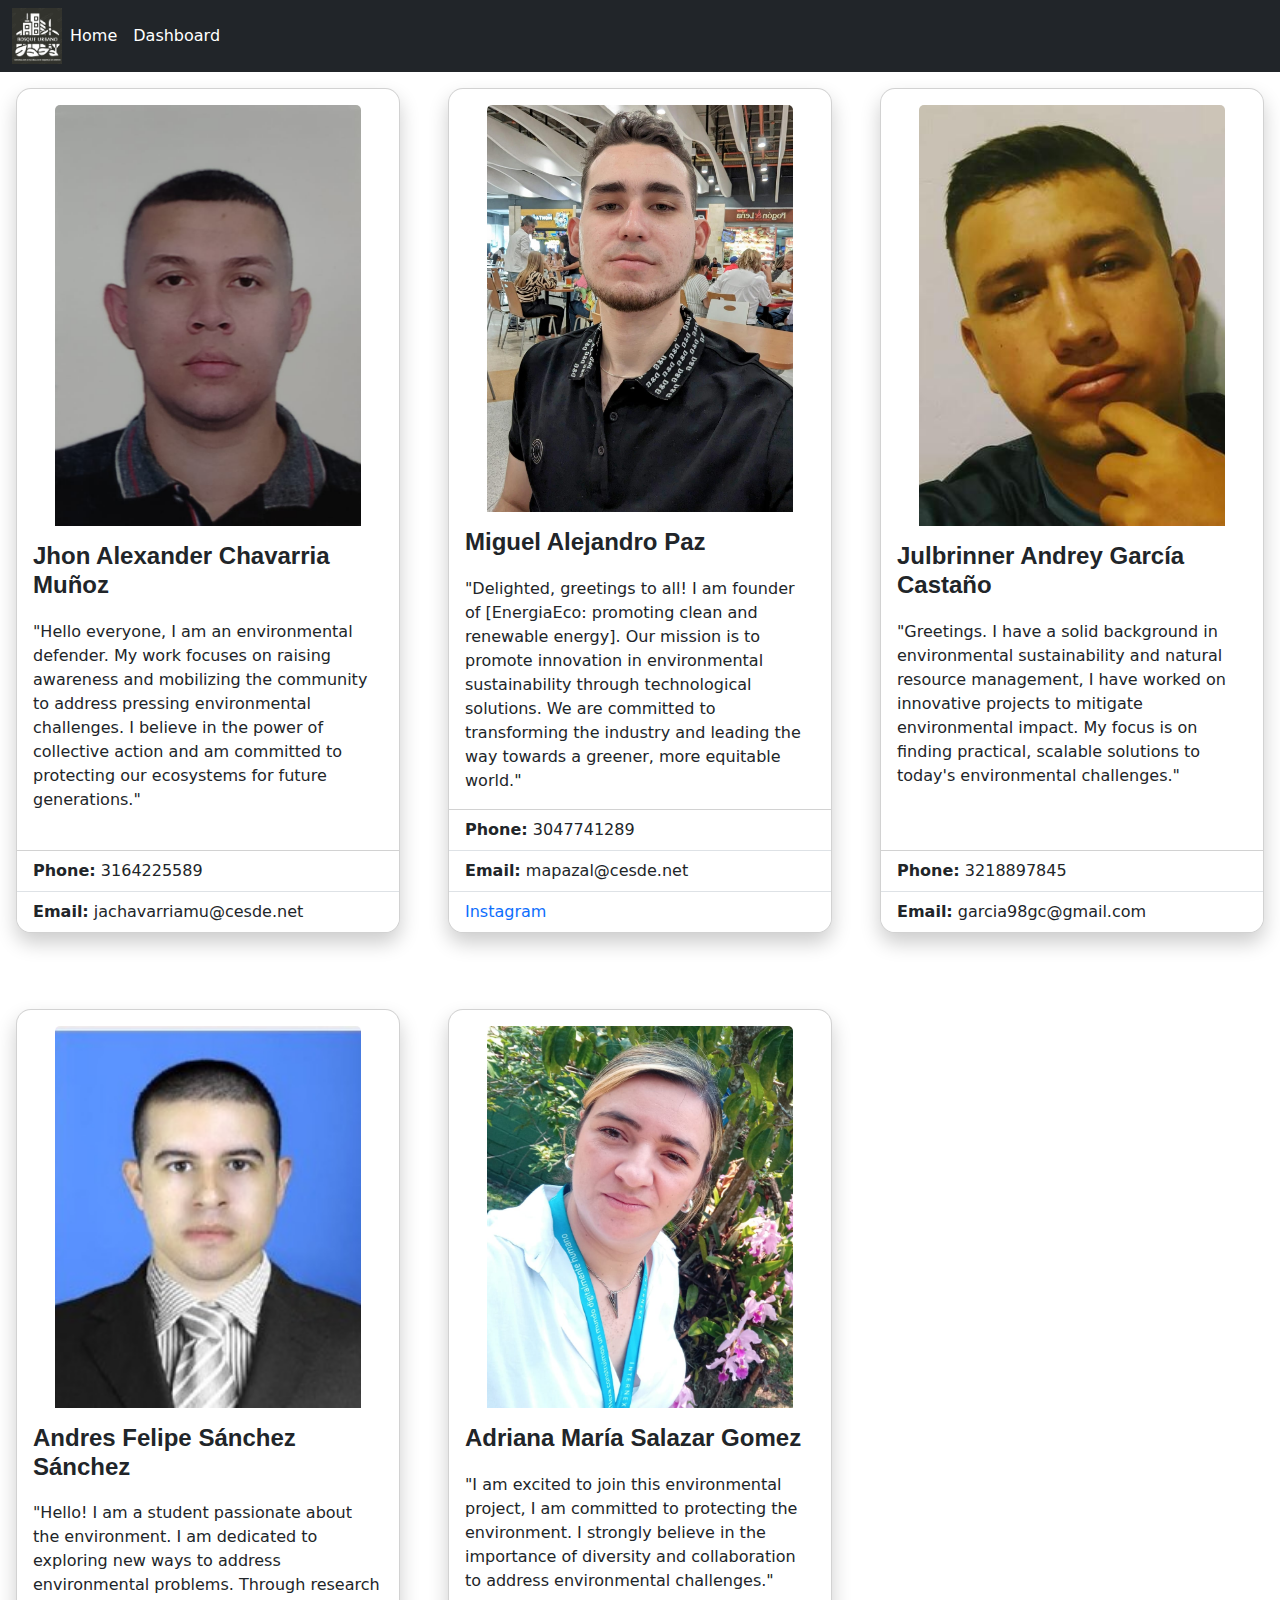
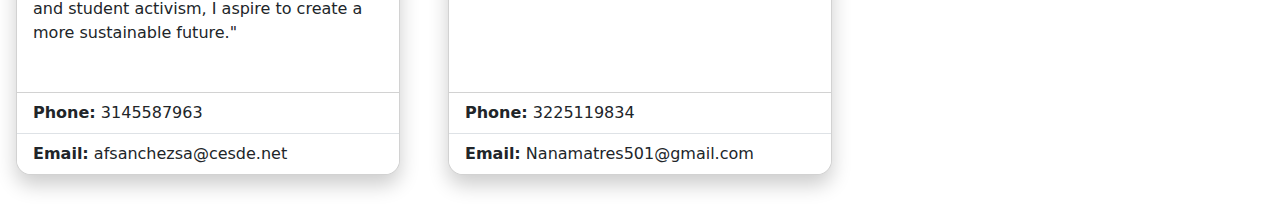
<file: presentacion-en.html>
<!DOCTYPE html>
<html lang="en">
<head>
    <meta charset="UTF-8">
    <meta name="viewport" content="width=device-width, initial-scale=1.0">
    <title>Air quality in Medellin</title>
    <link href="https://cdn.jsdelivr.net/npm/bootstrap@5.3.3/dist/css/bootstrap.min.css" rel="stylesheet" integrity="sha384-QWTKZyjpPEjISv5WaRU9OFeRpok6YctnYmDr5pNlyT2bRjXh0JMhjY6hW+ALEwIH" crossorigin="anonymous">
    <link rel="stylesheet" href="estilos.css">
    <link rel="stylesheet" href="./style-servicios.css">
    <link rel="shortcut icon" href="imagenes/logo.jpg" type="image/x-icon">
</head>
<body>
    <nav class="navbar navbar-expand-lg navbar-dark bg-dark">
        <div class="container-fluid">
        <img src="imagenes/logo2.jpg" alt="logo2">
          <button class="navbar-toggler" type="button" data-bs-toggle="collapse" data-bs-target="#navbarNavAltMarkup" aria-controls="navbarNavAltMarkup" aria-expanded="false" aria-label="Toggle navigation">
            <span class="navbar-toggler-icon"></span>
          </button>
          <div class="navbar-collapse" id="navbarNavAltMarkup">
            <div class="navbar-nav">
              <a class="nav-link active" aria-current="page" href="index-en.html">Home</a>
              <a class="nav-link" href="#">Dashboard</a>
            </div>
          </div>
        </div>
      </nav>
    <section class="cards bg-white">
        <div class="row row-cols-1 row-cols-md-2 row-cols-lg-3 g-3">
            <div class="col">
                <div class="card h-100 m-3">
                    <img src="imagenes/alex.jpg" class="card-img-top mx-auto d-block mt-3" alt="alex">
                    <div class="card-body">
                        <h5 class="card-title">Jhon Alexander Chavarria Muñoz</h5>
                        <p class="card-text">"Hello everyone, I am an environmental defender. My work focuses on raising awareness and mobilizing the community to address pressing environmental challenges. I believe in the power of collective action and am committed to protecting our ecosystems for future generations."</p>
                    </div>
                    <ul class="list-group list-group-flush">
                        <li class="list-group-item"><strong>Phone:</strong> 3164225589</li>
                        <li class="list-group-item"><strong>Email:</strong> jachavarriamu@cesde.net</li>
                    </ul>
                </div>
            </div>
            <div class="col">
                <div class="card h-100 m-3">
                    <img src="imagenes/miguel.jpg" class="card-img-top mx-auto d-block mt-3" alt="miguel">
                    <div class="card-body">
                        <h5 class="card-title">Miguel Alejandro Paz</h5>
                        <p class="card-text">"Delighted, greetings to all! I am founder of [EnergiaEco: promoting clean and renewable energy]. Our mission is to promote innovation in environmental sustainability through technological solutions. We are committed to transforming the industry and leading the way towards a greener, more equitable world."</p>
                    </div>
                    <ul class="list-group list-group-flush">
                        <li class="list-group-item"><strong>Phone:</strong> 3047741289</li>
                        <li class="list-group-item"><strong>Email:</strong> mapazal@cesde.net</li>
                        <li class="list-group-item"><a href="https://www.instagram.com/proyectos_ambientales?igsh=em12dnZudDJyanZl" target="_blank">Instagram</a></li>
                    </ul>
                </div>
            </div>
            <div class="col">
                <div class="card h-100 m-3">
                    <img src="imagenes/andrey.jpg" class="card-img-top mx-auto d-block mt-3" alt="andrey">
                    <div class="card-body">
                        <h5 class="card-title">Julbrinner Andrey García Castaño</h5>
                        <p class="card-text">"Greetings. I have a solid background in environmental sustainability and natural resource management, I have worked on innovative projects to mitigate environmental impact. My focus is on finding practical, scalable solutions to today's environmental challenges."</p>
                    </div>
                    <ul class="list-group list-group-flush">
                        <li class="list-group-item"><strong>Phone:</strong> 3218897845</li>
                        <li class="list-group-item"><strong>Email:</strong> garcia98gc@gmail.com</li>
                    </ul>
                </div>
            </div>
            <div class="col">
                <div class="card h-100 m-3">
                    <img src="imagenes/andres.jpg" class="card-img-top mx-auto d-block mt-3" alt="andres">
                    <div class="card-body">
                        <h5 class="card-title">Andres Felipe Sánchez Sánchez</h5>
                        <p class="card-text">"Hello! I am a student passionate about the environment. I am dedicated to exploring new ways to address environmental problems. Through research and student activism, I aspire to create a more sustainable future."</p>
                    </div>
                    <ul class="list-group list-group-flush">
                        <li class="list-group-item"><strong>Phone:</strong> 3145587963</li>
                        <li class="list-group-item"><strong>Email:</strong> afsanchezsa@cesde.net</li>
                    </ul>
                </div>
            </div>
            <div class="col">
                <div class="card h-100 m-3">
                    <img src="imagenes/adriana.jpg" class="card-img-top mx-auto d-block mt-3" alt="andres">
                    <div class="card-body">
                        <h5 class="card-title">Adriana María Salazar Gomez</h5>
                        <p class="card-text">"I am excited to join this environmental project, I am committed to protecting the environment. I strongly believe in the importance of diversity and collaboration to address environmental challenges."</p>
                    </div>
                    <ul class="list-group list-group-flush">
                        <li class="list-group-item"><strong>Phone:</strong> 3225119834</li>
                        <li class="list-group-item"><strong>Email:</strong> Nanamatres501@gmail.com</li>
                    </ul>
                </div>
            </div>
            
            
            <!-- Repite esta estructura para cada tarjeta -->
        </div>
        
    </section>
    
    <script src="https://cdn.jsdelivr.net/npm/bootstrap@5.3.3/dist/js/bootstrap.bundle.min.js" integrity="sha384-YvpcrYf0tY3lHB60NNkmXc5s9fDVZLESaAA55NDzOxhy9GkcIdslK1eN7N6jIeHz" crossorigin="anonymous"></script>
</body>
</html>
</file>
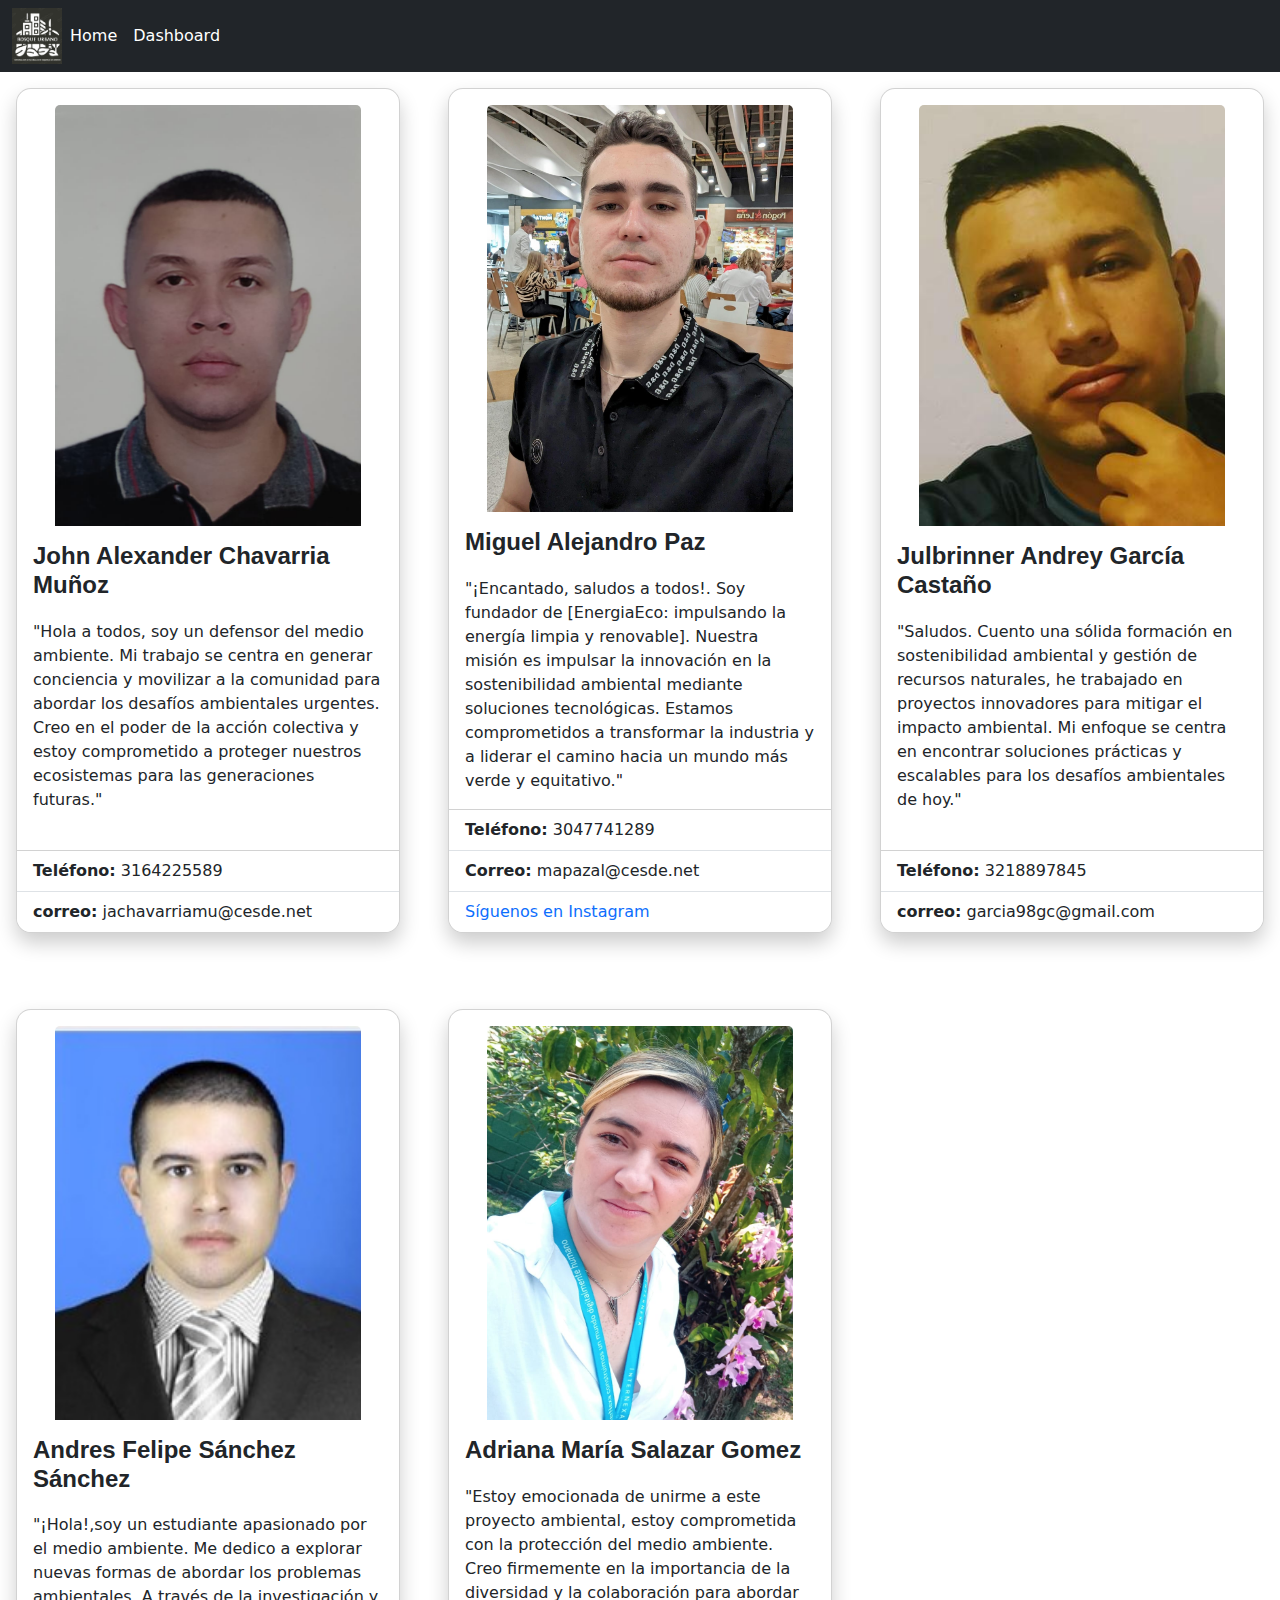
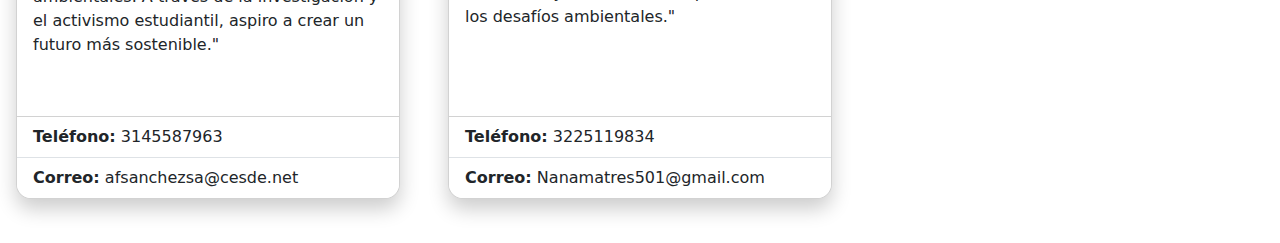
<file: presentacion.html>
<!DOCTYPE html>
<html lang="en">
<head>
    <meta charset="UTF-8">
    <meta name="viewport" content="width=device-width, initial-scale=1.0">
    <title>Calidad del aire en Medellín</title>
    <link href="https://cdn.jsdelivr.net/npm/bootstrap@5.3.3/dist/css/bootstrap.min.css" rel="stylesheet" integrity="sha384-QWTKZyjpPEjISv5WaRU9OFeRpok6YctnYmDr5pNlyT2bRjXh0JMhjY6hW+ALEwIH" crossorigin="anonymous">
    <link rel="stylesheet" href="estilos.css">
    <link rel="stylesheet" href="./style-servicios.css">
    <link rel="shortcut icon" href="imagenes/logo.jpg" type="image/x-icon">
</head>
<body>
    <nav class="navbar navbar-expand-lg navbar-dark bg-dark">
        <div class="container-fluid">
        <img src="imagenes/logo2.jpg" alt="logo2">
          <button class="navbar-toggler" type="button" data-bs-toggle="collapse" data-bs-target="#navbarNavAltMarkup" aria-controls="navbarNavAltMarkup" aria-expanded="false" aria-label="Toggle navigation">
            <span class="navbar-toggler-icon"></span>
          </button>
          <div class="navbar-collapse" id="navbarNavAltMarkup">
            <div class="navbar-nav">
              <a class="nav-link active" aria-current="page" href="index.html">Home</a>
              <a class="nav-link" href="#">Dashboard</a>
            </div>
          </div>
        </div>
      </nav>
    <section class="cards bg-white">
        <div class="row row-cols-1 row-cols-md-2 row-cols-lg-3 g-3">
            <div class="col">
                <div class="card h-100 m-3">
                    <img src="imagenes/alex.jpg" class="card-img-top mx-auto d-block mt-3" alt="alex">
                    <div class="card-body">
                        <h5 class="card-title">John Alexander Chavarria Muñoz</h5>
                        <p class="card-text">"Hola a todos, soy un defensor del medio ambiente. Mi trabajo se centra en generar conciencia y movilizar a la comunidad para abordar los desafíos ambientales urgentes. Creo en el poder de la acción colectiva y estoy comprometido a proteger nuestros ecosistemas para las generaciones futuras."</p>
                    </div>
                    <ul class="list-group list-group-flush">
                        <li class="list-group-item"><strong>Teléfono:</strong> 3164225589</li>
                        <li class="list-group-item"><strong>correo:</strong> jachavarriamu@cesde.net</li>
                    </ul>
                </div>
            </div>
            <div class="col">
                <div class="card h-100 m-3">
                    <img src="imagenes/miguel.jpg" class="card-img-top mx-auto d-block mt-3" alt="miguel">
                    <div class="card-body">
                        <h5 class="card-title">Miguel Alejandro Paz</h5>
                        <p class="card-text">"¡Encantado, saludos a todos!. Soy fundador de [EnergiaEco: impulsando la energía limpia y renovable]. Nuestra misión es impulsar la innovación en la sostenibilidad ambiental mediante soluciones tecnológicas. Estamos comprometidos a transformar la industria y a liderar el camino hacia un mundo más verde y equitativo."</p>
                    </div>
                    <ul class="list-group list-group-flush">
                        <li class="list-group-item"><strong>Teléfono:</strong> 3047741289</li>
                        <li class="list-group-item"><strong>Correo:</strong> mapazal@cesde.net</li>
                        <li class="list-group-item"><a href="https://www.instagram.com/proyectos_ambientales?igsh=em12dnZudDJyanZl" target="_blank">Síguenos en Instagram</a></li>
                    </ul>
                </div>
            </div>
            <div class="col">
                <div class="card h-100 m-3">
                    <img src="imagenes/andrey.jpg" class="card-img-top mx-auto d-block mt-3" alt="andrey">
                    <div class="card-body">
                        <h5 class="card-title">Julbrinner Andrey García Castaño</h5>
                        <p class="card-text">"Saludos. Cuento una sólida formación en sostenibilidad ambiental y gestión de recursos naturales, he trabajado en proyectos innovadores para mitigar el impacto ambiental. Mi enfoque se centra en encontrar soluciones prácticas y escalables para los desafíos ambientales de hoy."</p>
                    </div>
                    <ul class="list-group list-group-flush">
                        <li class="list-group-item"><strong>Teléfono:</strong> 3218897845</li>
                        <li class="list-group-item"><strong>correo:</strong> garcia98gc@gmail.com</li>
                    </ul>
                </div>
            </div>
            <div class="col">
                <div class="card h-100 m-3">
                    <img src="imagenes/andres.jpg" class="card-img-top mx-auto d-block mt-3" alt="andres">
                    <div class="card-body">
                        <h5 class="card-title">Andres Felipe Sánchez Sánchez</h5>
                        <p class="card-text">"¡Hola!,soy un estudiante apasionado por el medio ambiente. Me dedico a explorar nuevas formas de abordar los problemas ambientales. A través de la investigación y el activismo estudiantil, aspiro a crear un futuro más sostenible."</p>
                    </div>
                    <ul class="list-group list-group-flush">
                        <li class="list-group-item"><strong>Teléfono:</strong> 3145587963</li>
                        <li class="list-group-item"><strong>Correo:</strong> afsanchezsa@cesde.net</li>
                    </ul>
                </div>
            </div>
            <div class="col">
                <div class="card h-100 m-3">
                    <img src="imagenes/adriana.jpg" class="card-img-top mx-auto d-block mt-3" alt="andres">
                    <div class="card-body">
                        <h5 class="card-title">Adriana María Salazar Gomez</h5>
                        <p class="card-text">"Estoy emocionada de unirme a este proyecto ambiental, estoy comprometida con la protección del medio ambiente. Creo firmemente en la importancia de la diversidad y la colaboración para abordar los desafíos ambientales."</p>
                    </div>
                    <ul class="list-group list-group-flush">
                        <li class="list-group-item"><strong>Teléfono:</strong> 3225119834</li>
                        <li class="list-group-item"><strong>Correo:</strong> Nanamatres501@gmail.com</li>
                    </ul>
                </div>
            </div>
            
        </div>
        
    </section>
    
    <script src="https://cdn.jsdelivr.net/npm/bootstrap@5.3.3/dist/js/bootstrap.bundle.min.js" integrity="sha384-YvpcrYf0tY3lHB60NNkmXc5s9fDVZLESaAA55NDzOxhy9GkcIdslK1eN7N6jIeHz" crossorigin="anonymous"></script>
</body>
</html>
</file>
<file: style.css>
.en{
    color: #333;
}
.es{
    color: #00a1ff;
}
.check{
    position:relative;
    width: 50px;
}
.check::before{
    content: '';
    position: absolute;
    width: 50px;
    height: 25px;
    background: #333;
    border-radius: 25px;
}
.check::after{
    content: '';
    position: absolute;
    width: 25px;
    height: 25px;
    background: #fff;
    border-radius: 25px;
    transition: 0.25s;
    border: 2px solid #333;
    box-sizing: border-box;
}
.check:checked::after{
    left: 25px;
    border: 2px solid #00a1ff;
}
.check:checked::before{
    background: #00a1ff;
}
</file>
<file: estilos.css>
*{
    box-sizing: border-box;
}


a.nav-link{
    color: #fff;
}

a.nav-link:hover{
    color: rgb(14, 235, 10);
}

a.nav-link.active{
    color: #fff
}

.banner {
    margin-top: 20px;
}

.card-img-top {
    height: 50%; 
    object-fit: cover; 
    width: 80%;
}

.cards {
    display: flex;
    background-color: #d4b6b6;
}


.card {
    position: relative;
    border-radius: 15px;
    overflow: hidden;
    box-shadow: 0 10px 20px rgba(0, 0, 0, 0.2);
    transition: transform 0.3s ease, box-shadow 0.3s ease; 
}

.card:hover{
    transform: translateY(-5px);
    box-shadow: 0 15px 30px rgba(0, 0, 0, 0.4);
}

.card::before{
    content: '';
    position: absolute;
    top: 0;
    left: 0;
    width: 100%;
    height: 100%;
    background: linear-gradient(to right, #0d8402, #c9ff71); 
    opacity: 0.9;
    transition: opacity 0.3s ease;
    z-index: -1; 
}
.servicio::before, .testimonial::before{
    background: linear-gradient(to right, #0d8402, #c9ff71); 
    opacity: 0.9;
    transition: opacity 0.3s ease;
    z-index: -1;
}
.list-group-item::before{
    content: '';
    position: absolute;
    top: 0;
    left: 0;
    width: 100%;
    height: 100%;
    background: linear-gradient(to right, #0d8402, #c9ff71); 
    opacity: 0.9;
    transition: opacity 0.3s ease;
    z-index: -1;  
}
.servicio, .testimonial{
    background: linear-gradient(to right, #0d8402, #c9ff71); 
    opacity: 0.9;
    transition: opacity 0.3s ease;
    z-index: -1;
}
.card:hover::before {
    opacity: 0.6;
}

.card-content, .servicio, .testimonial {
    position: relative;
    padding: 30px;
    color: #fff;
    z-index: 1;
}

.card-title {
    font-size: 24px;
    font-weight: bold;
    margin-bottom: 20px;
    font-family: 'Arial', sans-serif;
}

.card-description {
    font-size: 16px;
    line-height: 1.6;
}

.card-button {
    display: inline-block;
    padding: 10px 20px;
    background-color: transparent;
    border: 2px solid #fff;
    color: #fff;
    border-radius: 25px;
    margin-top: 20px;
    text-decoration: none;
    transition: background-color 0.3s ease, color 0.3s ease;
}

.card-button:hover {
    background-color: #fff;
    color: #333;
}

a {
    text-decoration: none;
}

.col{
    margin-bottom: 60px;
}

img{
    width: 50px;
    height: 90%;
}
.container1 img{
    width: 10%;
    margin: 20px;
    margin-left: 110px;
}

.container1 h2{
    margin: 10px 80px;
    
}

@media (max-width: 768px) {
    .card {
        width: calc(80% - 10px); 
    }

    .col {
        display: flex;
        justify-content: center;
    }
    
}

.container1 img {
    width: 10%; 
    margin: 20px;
    margin-left: 10%; 
    text-align: center;
}

@media screen and (max-width: 768px) {
    .container1 img {
        width: 50%; 
        margin: 20px auto; 
        margin-left: 100px; 
    }

    .container1 h2{
        text-align: center;
        display: flex;
        align-items: center;
    }
}

@media (min-width: 768px) {
    .carousel-item img {
      max-height: 500px; 
      width: auto; 
    }


    .carousel-item img {
        filter: brightness(1.1) contrast(1.1); 

      }
    .containerTestimonial {
        max-width: 800px;
        margin: 0 auto;
        padding: 0 20px;
    }
   .container-servicios{
    display: flex;
    flex-wrap: wrap;
    justify-content: space-between;
    width: 80%;
    margin: auto;
   }
    
    }
     
    h2 {
        text-align: center;
        
        align-items: center;
    }
    
    h2 img {
        margin-right: 10px; 
        width: 50px; 
    }
    
    .testimonials {
        display: flex;
        flex-wrap: wrap;
        justify-content: space-between;
        width: 80%;
        margin: auto;
    }
    
    
    .testimonial {
        width: calc(50% - 5px); 
        margin-bottom: 10px;
        padding: 10px;
        background-color: #fff; 
        border-radius: 20px;
        box-sizing: border-box; 
        border-radius: #0d8402;
    }
    
    .testimonial img {
        width: 90px; 
        height: 90px;
        border-radius: 50%;
        margin-bottom: 10px;
        display: block;
        margin: 0 auto;
    }
    
    .testimonial p {
        text-align: center;
        color: white; 
    }
</file>
<file: fontello.css>
@font-face {
  font-family: 'fontello';
  src: url('../font/fontello.eot?16131267');
  src: url('../font/fontello.eot?16131267#iefix') format('embedded-opentype'),
       url('../font/fontello.woff2?16131267') format('woff2'),
       url('../font/fontello.woff?16131267') format('woff'),
       url('../font/fontello.ttf?16131267') format('truetype'),
       url('../font/fontello.svg?16131267#fontello') format('svg');
  font-weight: normal;
  font-style: normal;
}

[class^="icon-"]:before, [class*=" icon-"]:before {
  font-family: "fontello";
  font-style: normal;
  font-weight: normal;
  speak: never;

  display: inline-block;
  text-decoration: inherit;
  width: 1em;
  margin-right: .2em;
  text-align: center;
  
  font-variant: normal;
  text-transform: none;

  line-height: 1em;

  margin-left: .2em;

 
  
  -webkit-font-smoothing: antialiased;
  -moz-osx-font-smoothing: grayscale;


}

.icon-plus:before { content: '\e800'; } 
.icon-twitter:before { content: '\f099'; } 
.icon-youtube-play:before { content: '\f16a'; } 
.icon-instagram:before { content: '\f16d'; } 
.icon-whatsapp:before { content: '\f232'; } 
.icon-facebook:before { content: '\f300'; }
</file>
<file: style-social-media-icons.css>
#btn-mas{
    display: none;
}
.container-icons{
    position: fixed;
    bottom: 20px;
    right: 20px;
}
.redes a, .icon-plus{
    display: block;
    text-decoration: none;
    background: #008f39;
    color: #fff;
    width: 55px;
    height: 55px;
    line-height: 55px;
    text-align: center;
    border-radius: 50px;
    box-shadow: 0px 1px 10px rgba(0,0,0,0.4);
    transition: all 500ms ease;
    bottom: 20px;
    right: 20px;
}

.redes a:hover{
    background: #fff;
    color: #008f39;
}
.redes a{
    margin: -5px;
    opacity: 0;
    visibility: hidden;
}
#btn-mas:checked~ .redes a{
    margin-bottom: 10px;
    opacity: 1;
    visibility: visible;
}
.icon-plus{
    cursor: pointer;
    background: #02be4e;
    font-size: 15px;
}
</file>
<file: style-servicios.css>
#container-servicios{
    padding: 50px 20px;
  }
  
  /* Diseño para el efecto de maquina de escribir */
  span{
    display: block;
    font-family: monospace;
    white-space: nowrap;
    border-right: 3px solid #008f39;
    width: 118ch;
    color: #007730;
    text-decoration: double;
    text-shadow: 0px 1px 10px rgb(39, 177, 39);
    
    animation: typing 1.5s steps(100),
    blink 10s infinite step-end alternate;
    overflow: hidden;
  }
  @keyframes typing{
    from {width: 0;}
  }
  @keyframes blink{
    50% {border-color: transparent;}
  }
  
  #container-servicios h2 {
    text-align: center;
  }
  #imgService, #imgTestimonials{
    box-shadow: 0px 1px 10px rgb(39, 177, 39);
  }
  .servicio {
    box-shadow: 0px 1px 10px rgb(39, 177, 39);
    margin: 20px;
    border: #0d8402;
    padding: 16px;
    border-radius: 5px;
    display: inline-block; 
    margin-right: 20px; 
    vertical-align: top; 
    transition: all 500ms ease;
  }
  .testimonial{
    box-shadow: 0px 1px 10px rgb(39, 177, 39);
    padding: 16px;
    transition: all 500ms ease;
  }
    /* Cambio de color en los servicios */
  .servicio:hover, .list-group-item:hover, .card:hover, .testimonial:hover{
    transform: scale(1.05); 
    transition: transform 0.3s ease; 
    background: #0d8402; 
    color: #fff;
}

  
  .servicio:last-child {
    margin-right: 0; 
  }
  
  .servicio h3 {
    margin-top: 0;
  }

  /* Ajuste de los Titulos dentro de los divs */
  #titleService, #titleServices{
    text-shadow: 0px 1px 10px rgb(39, 177, 39);
    text-align: center;
    margin-top: 10px;
  }
  .servicio {
    width: 300px; 
    max-width: 100%; 
    overflow: hidden; 
  }
  
  .servicio img {
    width: 100%; 
    height: 160px; 
  }
</file>
<file: style-testimonials.css>
@import url('https://fonts.googleapis.com/css?family=Ubuntu:300,400');



.capa-black{
    width: 100%;
    height: 100%;
    position: absolute;
    background: rgba(0,0,0,0.6);
    top: 0;
    left: 0;
}

.h1{
    position: relative;
    color: black;
}

.parrafo1{
    width: 100%;
    max-width: 800px;
    margin: auto;
    margin-top: 20px;
    position: relative;
    color: #c6c6c6;
    font-weight: 100;
}

.container-testimonials{
    width: 100%;
    display: flex;
    flex-wrap: wrap;
    justify-content: center;
    margin-top: 50px;
    position: relative;
}

.testimonial{
    width: 340px;
    margin: 20px;
    background: #fff;
    padding: 20px;
    text-align: center;
    border-radius: 10px;
    box-shadow: 10px 1px 40px px black;
    
}

.photo-perfil1,
.photo-perfil2,
.photo-perfil3{
    margin: auto;
    width: 120px;
    height: 120px;
    background-size: cover;
    border-radius: 50%;
    position: relative;
    top: -60px;
    box-shadow: 0px 0px 10px 1px black;
}

.photo-perfil1{
    background-image: url(./imagenes/opiniones_2.jpg);
    background-position: center -10px;
}

.photo-perfil2{
    background-image: url(imagenes/opiniones_3.jpg);
    background-size: 160px;
    background-position: -20px 0px;
}

.photo-perfil3{
    background-image: url(imagenes/opiniones5.jpg);
    background-size: 250px;
    background-position: -78px -20px;
}


.testimonial h2{
    margin-top: -40px;
    color: black;
}

.testimonial h4{
    margin-top: 10px;
    color: #333333;
    font-weight: 400;
}

.testimonial p{
    margin-top: 10px;
    font-weight: 100;
    color: black;
}
</file>
